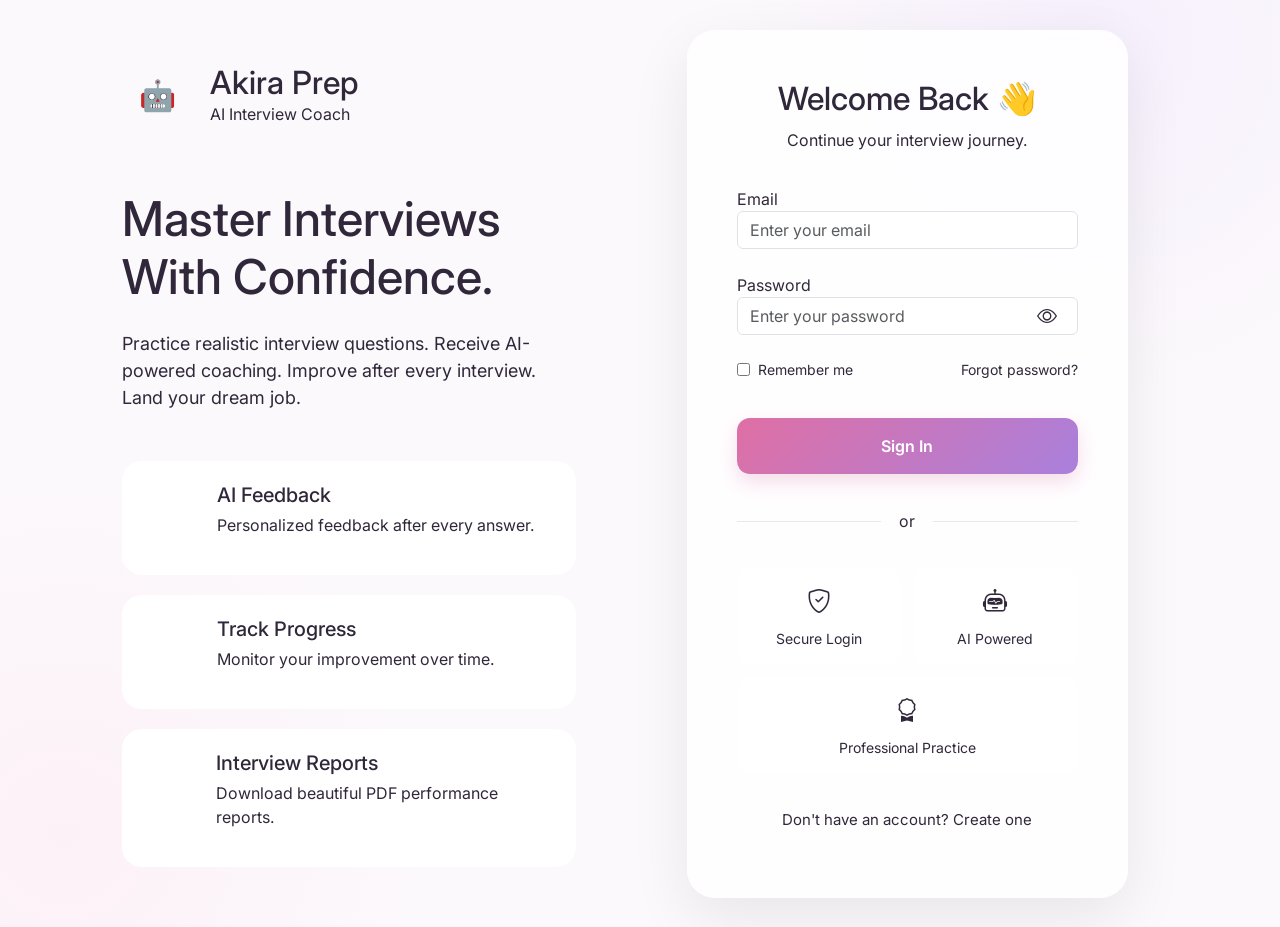
<file: frontend/dashboard.html>
<!DOCTYPE html>
<html lang="en">

<head>

    <meta charset="UTF-8">

    <meta name="viewport"
          content="width=device-width, initial-scale=1">

    <title>Dashboard | Akira Prep</title>

    <!-- Bootstrap -->
    <link
        href="https://cdn.jsdelivr.net/npm/bootstrap@5.3.7/dist/css/bootstrap.min.css"
        rel="stylesheet"
    >

    <!-- Bootstrap Icons -->
    <link
        rel="stylesheet"
        href="https://cdn.jsdelivr.net/npm/bootstrap-icons@1.11.3/font/bootstrap-icons.min.css"
    >

    <!-- Akira CSS -->
    <link rel="stylesheet" href="css/theme.css">
    <link rel="stylesheet" href="css/components.css">
    <link rel="stylesheet" href="css/dashboard.css">

    <!-- JavaScript -->
    <script src="js/ui.js" defer></script>
    <script src="js/api.js" defer></script>
    <script src="js/dashboard.js" defer></script>

</head>


<body>

<div class="dashboard-layout">


    <!-- ==========================================
         SIDEBAR
    =========================================== -->

    <aside class="sidebar">

        <!-- Logo -->

        <div class="sidebar-logo">

            <span>🌸</span>

            <span class="logo-text">
                Akira Prep
            </span>

        </div>


        <!-- Navigation -->

        <nav class="sidebar-nav">


            <!-- Dashboard -->

            <a
                href="dashboard.html"
                class="nav-item active"
            >

                <i class="bi bi-grid-1x2-fill"></i>

                <span>
                    Dashboard
                </span>

            </a>


            <!-- Practice -->

            <a
                href="interview-setup.html"
                class="nav-item"
            >

                <i class="bi bi-mic-fill"></i>

                <span>
                    Practice
                </span>

            </a>


            <!-- Question Bank -->


<a
    href="question-bank.html"
    class="nav-item"
>

                <i class="bi bi-book-fill"></i>

                <span>
                    Question Bank
                </span>

            </a>


            <!-- Analytics -->

<a
    href="analytics.html"
    class="nav-item"
>

                <i class="bi bi-bar-chart-fill"></i>

                <span>
                    Analytics
                </span>

            </a>


            <!-- Profile -->

<a
    href="profile.html"
    class="nav-item"
>

                <i class="bi bi-person-fill"></i>

                <span>
                    Profile
                </span>

            </a>


            <!-- Logout -->

            <a
                href="#"
                class="nav-item logout"
                id="logoutBtn"
            >

                <i class="bi bi-box-arrow-right"></i>

                <span>
                    Logout
                </span>

            </a>

        </nav>

    </aside>



    <!-- ==========================================
         MAIN CONTENT
    =========================================== -->

    <main class="dashboard-main">


        <!-- ======================================
             TOP NAVIGATION
        ======================================= -->

        <header class="top-nav">

            <div>

                <h3>
                    Dashboard
                </h3>

            </div>


            <div class="top-nav-right">


                <!-- Notifications -->

                <button
                    class="icon-btn"
                    type="button"
                >

                    <i class="bi bi-bell"></i>

                </button>


                <!-- User Avatar -->

                <div
                    class="avatar"
                    id="userAvatar"
                >

                    NW

                </div>

            </div>

        </header>



        <!-- ======================================
             HERO SECTION
        ======================================= -->

        <section class="hero-banner">

            <div class="sakura-decoration sakura-one">🌸</div>
            <div class="sakura-decoration sakura-two">🌸</div>

            <div class="hero-copy">

                <span class="hero-eyebrow">
                    AKIRA PREP • INTERVIEW PRACTICE
                </span>

                <h1 id="greeting">
                    Welcome Back 🌸
                </h1>

                <p id="motivationMessage">
                    Loading today's motivation...
                </p>

            </div>

            <div class="hero-actions">

                <button
                    type="button"
                    id="continueInterviewBtn"
                    class="continue-hero-btn d-none"
                >
                    <i class="bi bi-play-fill"></i>
                    Continue Interview
                    <i class="bi bi-arrow-right"></i>
                </button>

                <a
                    href="interview-setup.html"
                    class="btn btn-primary"
                >
                    <i class="bi bi-plus-circle"></i>
                    Start New Interview
                </a>

            </div>

        </section>



        <!-- ======================================
             STATS
        ======================================= -->

        <section class="stats-grid">


            <!-- Total Interviews -->

            <div class="stat-card">

                <i class="bi bi-journal-text stat-icon"></i>

                <h6>
                    Total Interviews
                </h6>

                <h2 id="totalInterviews">
                    0
                </h2>

            </div>


            <!-- Completed -->

            <div class="stat-card">

                <i class="bi bi-check-circle stat-icon"></i>

                <h6>
                    Completed
                </h6>

                <h2 id="completedInterviews">
                    0
                </h2>

            </div>


            <!-- Average Score -->

            <div class="stat-card">

                <i class="bi bi-graph-up-arrow stat-icon"></i>

                <h6>
                    Average Score
                </h6>

                <h2>

                    <span id="averageScore">
                        0
                    </span>%

                </h2>

            </div>


            <!-- Highest Score -->

            <div class="stat-card">

                <i class="bi bi-trophy stat-icon"></i>

                <h6>
                    Highest Score
                </h6>

                <h2>

                    <span id="highestScore">
                        0
                    </span>%

                </h2>

            </div>

        </section>



        <!-- ======================================
             MOTIVATION
        ======================================= -->

        <section class="motivation-card">

            <h3>
                ✨ Today's Reminder
            </h3>

            <p>
                Small improvements every day lead to
                confident interviews tomorrow.
            </p>

        </section>



        <!-- ======================================
             INTERVIEW HISTORY
        ======================================= -->

        <section class="history">


            <div class="section-header">

                <h2>
                    Recent Interviews
                </h2>

            </div>


            <div id="historyTable">

                <!-- Interview history
                     will be inserted by dashboard.js -->

            </div>

        </section>


    </main>

</div>


</body>

</html>
</file>
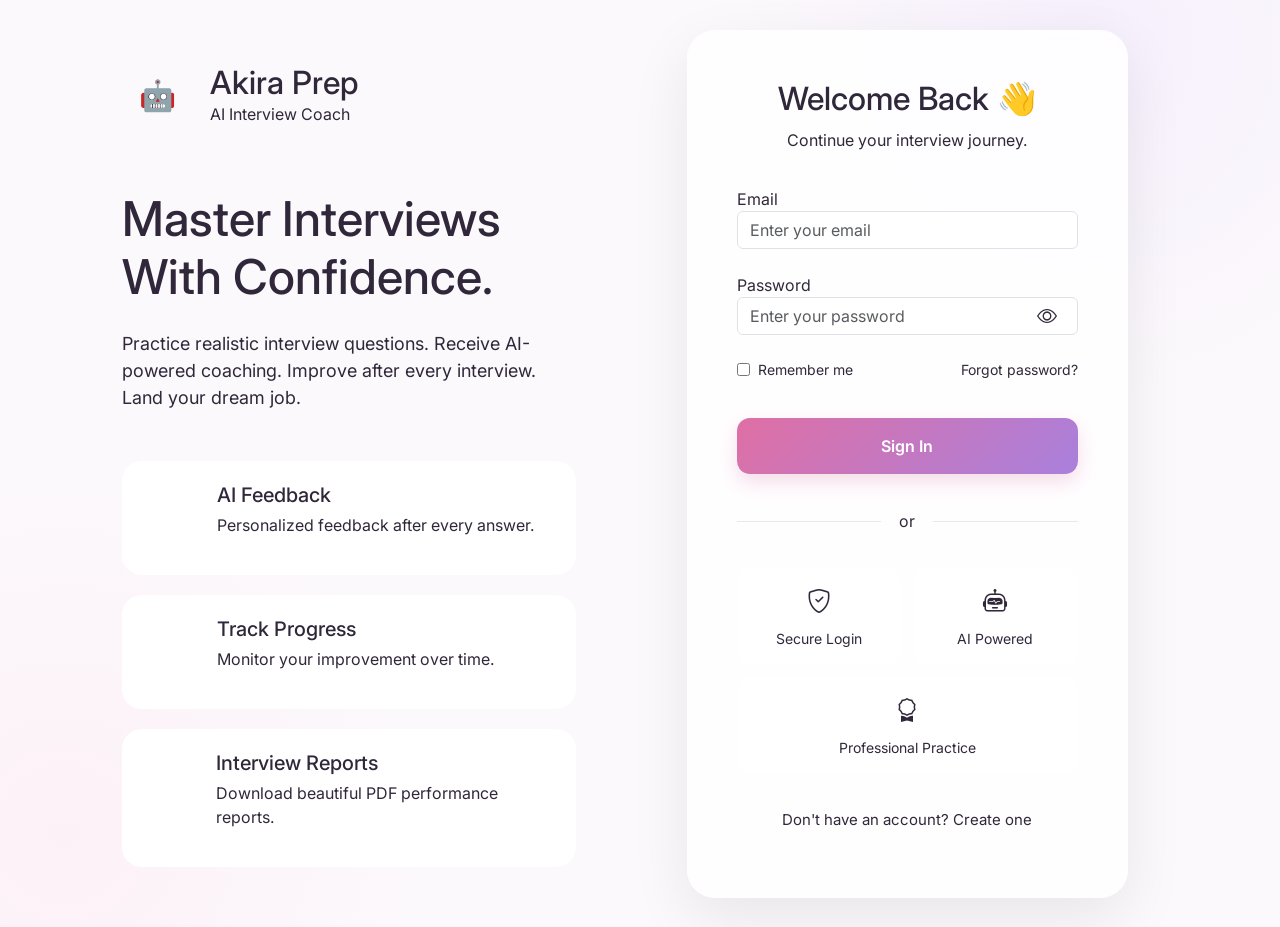
<file: frontend/interview-setup.html>
<!DOCTYPE html>
<html lang="en">

<head>

    <meta charset="UTF-8">

    <meta name="viewport"
          content="width=device-width, initial-scale=1">

    <title>Interview Setup | Akira Prep</title>

    <link
        href="https://cdn.jsdelivr.net/npm/bootstrap@5.3.7/dist/css/bootstrap.min.css"
        rel="stylesheet">

    <link
        rel="stylesheet"
        href="https://cdn.jsdelivr.net/npm/bootstrap-icons@1.11.3/font/bootstrap-icons.min.css">

    <link rel="stylesheet" href="css/theme.css">
    <link rel="stylesheet" href="css/components.css">

    <style>

        body {
            background: var(--background);
        }

        .setup-wrapper {
            min-height: 100vh;

            display: flex;

            justify-content: center;

            align-items: center;

            padding: 40px 20px;
        }

        .setup-card {

            width: min(600px, 100%);

            background: var(--surface);

            border-radius: 28px;

            padding: 45px;

            box-shadow: var(--shadow-lg);
        }

        .setup-header {
            text-align: center;
            margin-bottom: 35px;
        }

        .setup-icon {

            width: 70px;
            height: 70px;

            margin: 0 auto 20px;

            border-radius: 20px;

            display: flex;

            align-items: center;
            justify-content: center;

            font-size: 32px;

            background: #F3E8FF;
        }

        .setup-header h1 {
            font-weight: 700;
            margin-bottom: 10px;
        }

        .setup-header p {
            color: var(--text-light);
        }

        .form-label {
            font-weight: 600;
        }

        .form-select {

            padding: 14px 16px;

            border-radius: 14px;

            border: 1px solid #E5E7EB;
        }

        .form-select:focus {

            border-color: #7C3AED;

            box-shadow:
                0 0 0 4px rgba(124, 58, 237, .12);
        }

        .start-btn {

            width: 100%;

            padding: 15px;

            border-radius: 16px;

            font-weight: 700;

            margin-top: 10px;
        }

        .back-link {

            display: block;

            text-align: center;

            margin-top: 20px;

            color: var(--text-light);

            text-decoration: none;
        }

        .back-link:hover {
            color: var(--primary);
        }

    </style>

</head>

<body>

<div class="setup-wrapper">

    <div class="setup-card">

        <!-- HEADER -->

        <div class="setup-header">

            <div class="setup-icon">
                🎯
            </div>

            <h1>
                Start Your Interview
            </h1>

            <p>
                Customize your practice session.
            </p>

        </div>


        <!-- CATEGORY -->

        <div class="mb-4">

            <label
                for="category"
                class="form-label">

                Interview Category

            </label>

            <select
                id="category"
                class="form-select">

                <option value="">
                    Loading categories...
                </option>

            </select>

        </div>


        <!-- DIFFICULTY -->

        <div class="mb-4">

            <label
                for="difficulty"
                class="form-label">

                Difficulty

            </label>

            <select
                id="difficulty"
                class="form-select">

                <option value="Easy">
                    Easy
                </option>

                <option
                    value="Intermediate"
                    selected>

                    Intermediate

                </option>

                <option value="Hard">
                    Hard
                </option>

            </select>

        </div>


        <!-- QUESTION COUNT -->

        <div class="mb-4">

            <label
                for="questionCount"
                class="form-label">

                Number of Questions

            </label>

            <select
                id="questionCount"
                class="form-select">

                <option value="5">
                    5 Questions
                </option>

                <option
                    value="10"
                    selected>

                    10 Questions

                </option>

                <option value="15">
                    15 Questions
                </option>

                <option value="20">
                    20 Questions
                </option>

            </select>

        </div>


        <!-- START -->

        <button
            id="startBtn"
            class="btn btn-primary start-btn">

            <i class="bi bi-play-fill"></i>

            Start Interview

        </button>


        <a
            href="dashboard.html"
            class="back-link">

            ← Back to Dashboard

        </a>

    </div>

</div>


<script src="js/api.js"></script>

<script src="js/interview-setup.js"></script>

</body>

</html>
</file>
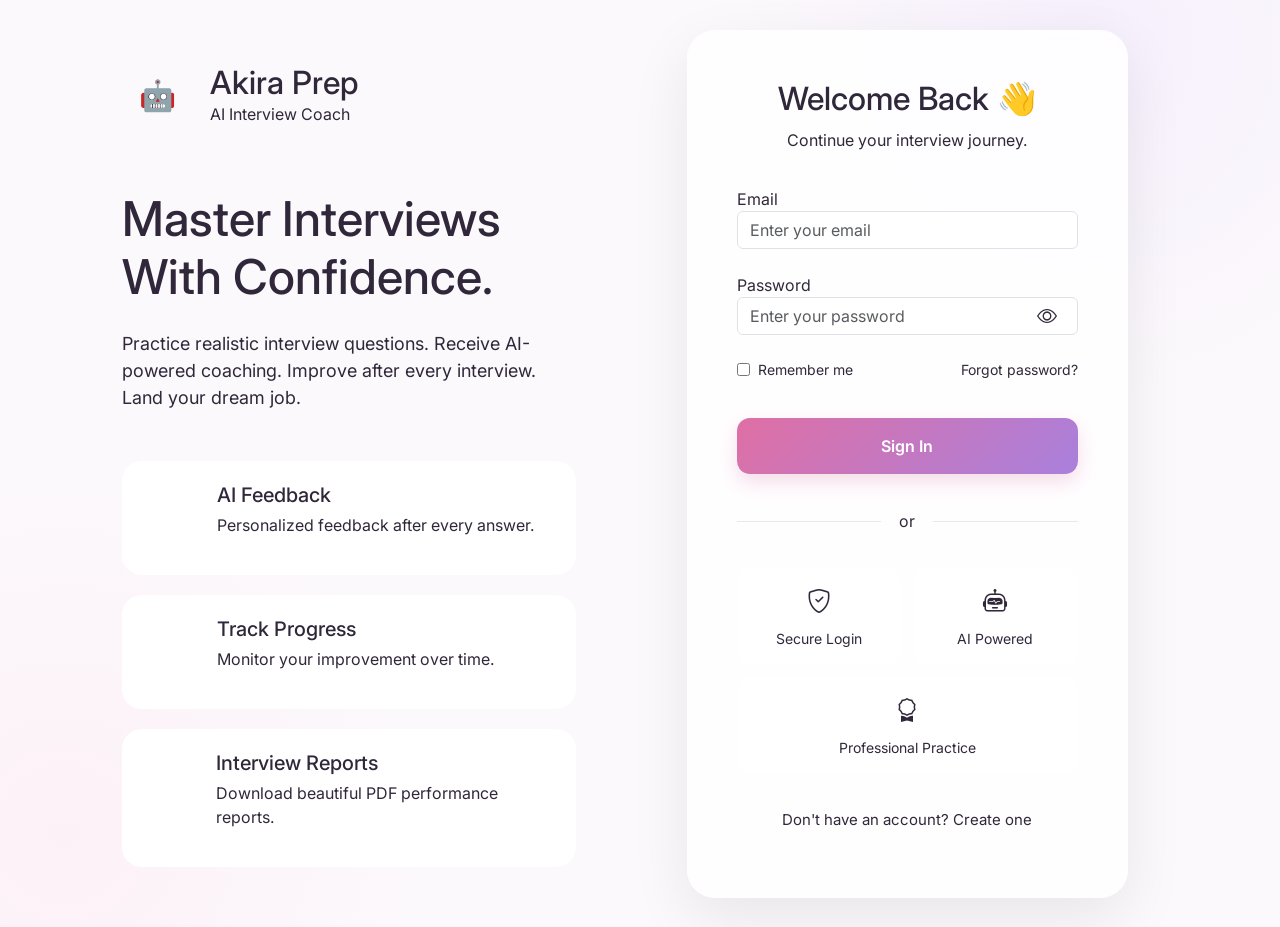
<file: frontend/interview.html>
<!DOCTYPE html>
<html lang="en">

<head>

    <meta charset="UTF-8">

    <meta name="viewport"
          content="width=device-width, initial-scale=1.0">

    <title>AI Interview | Akira Prep</title>

    <!-- Bootstrap -->
    <link
        href="https://cdn.jsdelivr.net/npm/bootstrap@5.3.7/dist/css/bootstrap.min.css"
        rel="stylesheet">

    <!-- Bootstrap Icons -->
    <link
        rel="stylesheet"
        href="https://cdn.jsdelivr.net/npm/bootstrap-icons@1.11.3/font/bootstrap-icons.min.css">

    <!-- Project CSS -->
    <link rel="stylesheet" href="css/theme.css">
    <link rel="stylesheet" href="css/dashboard.css">
    <link rel="stylesheet" href="css/interview.css">

    <!-- JavaScript -->
    <script src="js/ui.js" defer></script>
    <script src="js/api.js" defer></script>
    <script src="js/interview.js" defer></script>

</head>


<body>

<div class="dashboard-layout">

    <!-- =====================================================
         SIDEBAR
    ====================================================== -->

    <aside class="sidebar">

        <!-- Logo -->

        <div class="sidebar-logo">

            <span class="logo-mark">
                🌸
            </span>

            <span class="logo-text">
                Akira Prep
            </span>

        </div>


        <!-- Navigation -->

        <nav class="sidebar-nav">

            <a href="dashboard.html"
               class="nav-item">

                <i class="bi bi-grid-1x2-fill"></i>

                <span>
                    Dashboard
                </span>

            </a>


            <a href="interview-setup.html"
               class="nav-item active">

                <i class="bi bi-mic-fill"></i>

                <span>
                    Practice
                </span>

            </a>


            <a href="#"
               class="nav-item">

                <i class="bi bi-book-fill"></i>

                <span>
                    Question Bank
                </span>

            </a>


            <a href="#"
               class="nav-item">

                <i class="bi bi-bar-chart-fill"></i>

                <span>
                    Analytics
                </span>

            </a>


            <a href="#"
               class="nav-item">

                <i class="bi bi-person-fill"></i>

                <span>
                    Profile
                </span>

            </a>

        </nav>


        <!-- Logout -->

        <div class="sidebar-bottom">

            <a href="#"
               class="nav-item logout"
               id="logoutBtn">

                <i class="bi bi-box-arrow-right"></i>

                <span>
                    Logout
                </span>

            </a>

        </div>

    </aside>



    <!-- =====================================================
         MAIN CONTENT
    ====================================================== -->

    <main class="dashboard-main interview-main">


        <!-- =================================================
             TOP BAR
        ================================================== -->

        <header class="top-nav interview-topbar">

            <div class="interview-heading">

                <div class="heading-icon">

                    <i class="bi bi-stars"></i>

                </div>

                <div>

                    <h1>
                        AI Interview Practice
                    </h1>

                    <p>
                        Take your time and answer as you would in a real interview.
                    </p>

                </div>

            </div>


            <div class="top-nav-right">

                <!-- Timer -->

                <div class="timer-pill">

                    <i class="bi bi-stopwatch"></i>

                    <span id="timer">
                        00:00
                    </span>

                </div>


                <!-- Avatar -->

                <div
                    class="avatar"
                    id="userAvatar">

                    NW

                </div>

            </div>

        </header>



        <!-- =================================================
             INTERVIEW CONTENT
        ================================================== -->

        <div class="interview-container">


            <!-- =================================================
                 PROGRESS
            ================================================== -->

            <section class="interview-progress">

                <div class="progress-info">

                    <div>

                        <span class="progress-label">
                            Interview Progress
                        </span>

                        <strong id="questionNumber">
                            Question 1 of 10
                        </strong>

                    </div>


                    <span
                        id="progressPercent"
                        class="progress-percentage">

                        10%

                    </span>

                </div>


                <div class="progress-track">

                    <div
                        id="progressBar"
                        class="progress-bar-custom"
                        style="width:10%;">

                    </div>

                </div>

            </section>



            <!-- =================================================
                 QUESTION
            ================================================== -->

            <section class="question-card">

                <div class="question-top">

                    <div class="question-badge">

                        <i class="bi bi-code-slash"></i>

                        <span>
                            Interview Question
                        </span>

                    </div>


                    <span class="question-type">
                        Question
                    </span>

                </div>


                <div class="question-content">

                    <span
                        id="questionNumberSmall"
                        class="question-number-small">
                        Q1
                    </span>

                    <h2 id="questionText">

                        Loading question...

                    </h2>

                </div>


                <div class="question-footer">

                    <i class="bi bi-lightbulb"></i>

                    <span>
                        Think about your answer before you begin typing.
                    </span>

                </div>

            </section>



            <!-- =================================================
                 ANSWER
            ================================================== -->

            <section class="answer-card">

                <div class="answer-header">

                    <div class="answer-title">

                        <div class="answer-icon">

                            <i class="bi bi-chat-left-text-fill"></i>

                        </div>

                        <div>

                            <h3>
                                Your Answer
                            </h3>

                            <p>
                                Explain your answer clearly and confidently.
                            </p>

                        </div>

                    </div>


                    <span class="answer-hint">

                        <i class="bi bi-keyboard"></i>

                        Type your response

                    </span>

                </div>


                <div class="textarea-wrapper">

                    <textarea
                        id="answer"
                        placeholder="Start typing your answer here..."
                        rows="9">
                    </textarea>

                </div>


                <div class="answer-footer">

                    <span id="wordCount">
                        Words: 0
                    </span>

                    <span id="charCount">
                        Characters: 0
                    </span>

                </div>

            </section>



            <!-- =================================================
                 AI FEEDBACK
            ================================================== -->

            <section
                id="feedbackCard"
                class="feedback-card"
                style="display:none;">

                <div class="feedback-header">

                    <div class="feedback-title">

                        <div class="feedback-icon">

                            <i class="bi bi-stars"></i>

                        </div>

                        <div>

                            <h3>
                                AI Feedback
                            </h3>

                            <p>
                                Here's how you performed on this question.
                            </p>

                        </div>

                    </div>


                    <div class="score-container">

                        <span class="score-label">
                            Score
                        </span>

                        <span
                            id="score"
                            class="score-badge">

                            0/10

                        </span>

                    </div>

                </div>


                <div
                    id="feedback"
                    class="feedback-content">

                </div>

            </section>



            <!-- =================================================
                 ACTION BUTTONS
            ================================================== -->

            <section class="interview-actions">


                <button
                    id="previousBtn"
                    type="button"
                    class="btn btn-outline-custom">

                    <i class="bi bi-arrow-left"></i>

                    <span>
                        Previous
                    </span>

                </button>



                <button
                    id="submitBtn"
                    type="button"
                    class="btn btn-primary-custom">

                    <i class="bi bi-send-fill"></i>

                    <span>
                        Submit Answer
                    </span>

                </button>



                <button
                    id="nextBtn"
                    type="button"
                    class="btn btn-next"
                    disabled>

                    <span>
                        Next Question
                    </span>

                    <i class="bi bi-arrow-right"></i>

                </button>

            </section>



            <!-- =================================================
                 INTERVIEW TIPS
            ================================================== -->

            <section class="tips-card">

                <div class="tips-header">

                    <div class="tips-icon">

                        <i class="bi bi-lightbulb-fill"></i>

                    </div>

                    <div>

                        <h3>
                            Interview Tips
                        </h3>

                        <p>
                            Keep these in mind while answering.
                        </p>

                    </div>

                </div>


                <div class="tips-grid">

                    <div class="tip-item">

                        <span class="tip-check">

                            <i class="bi bi-check"></i>

                        </span>

                        <span>
                            Answer confidently.
                        </span>

                    </div>


                    <div class="tip-item">

                        <span class="tip-check">

                            <i class="bi bi-check"></i>

                        </span>

                        <span>
                            Use the STAR method.
                        </span>

                    </div>


                    <div class="tip-item">

                        <span class="tip-check">

                            <i class="bi bi-check"></i>

                        </span>

                        <span>
                            Give real examples.
                        </span>

                    </div>


                    <div class="tip-item">

                        <span class="tip-check">

                            <i class="bi bi-check"></i>

                        </span>

                        <span>
                            Keep your answer focused.
                        </span>

                    </div>

                </div>

            </section>


        </div>

    </main>

</div>


<!-- =========================================================
     BOOTSTRAP JS
========================================================= -->

<script
    src="https://cdn.jsdelivr.net/npm/bootstrap@5.3.7/dist/js/bootstrap.bundle.min.js">
</script>

</body>

</html>
</file>
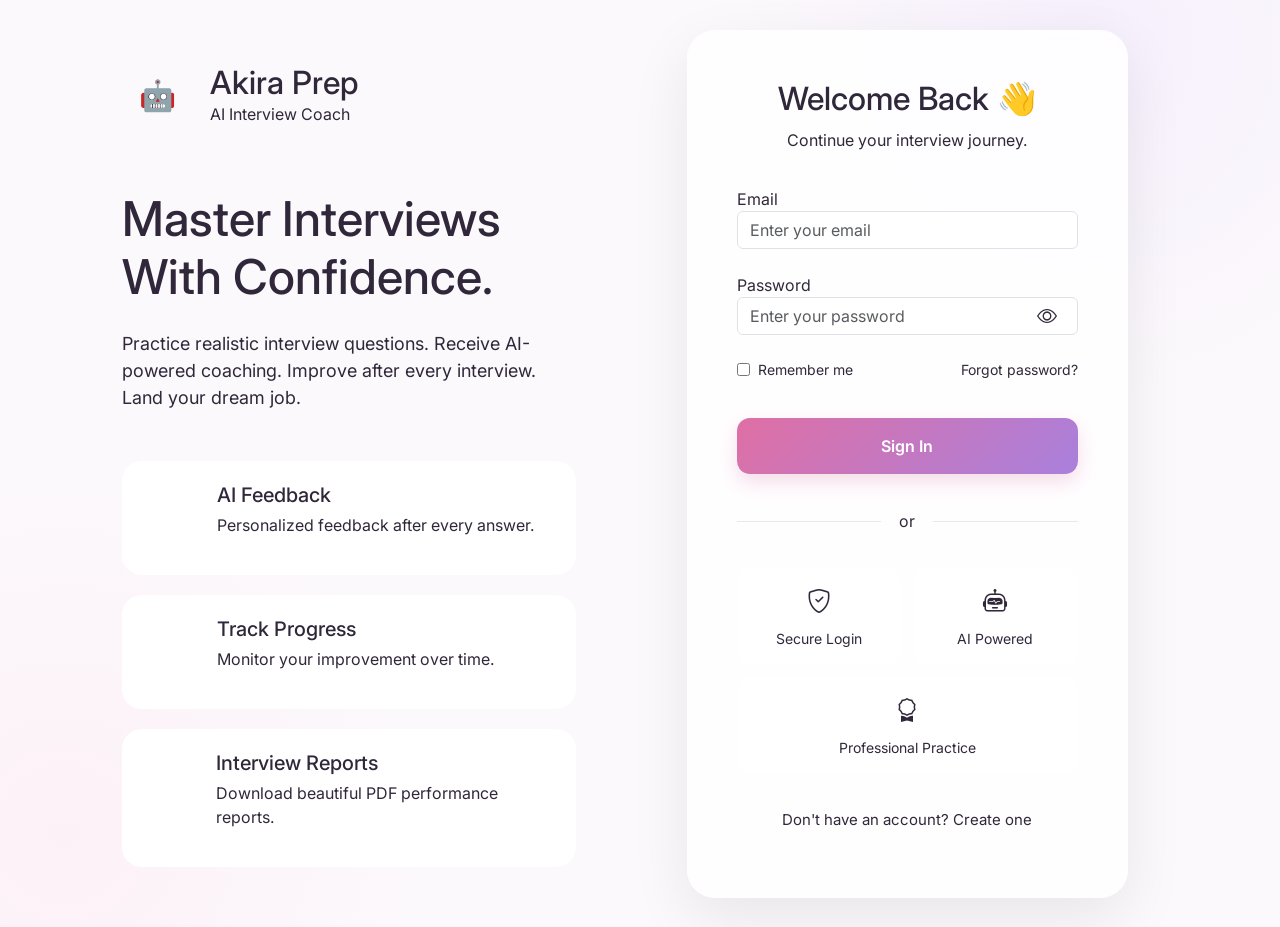
<file: frontend/login.html>
<!DOCTYPE html>
<html lang="en">

<head>
    <meta charset="UTF-8">
    <meta name="viewport" content="width=device-width, initial-scale=1.0">

    <title>Login | Akira Prep</title>

    <!-- Bootstrap -->
    <link href="https://cdn.jsdelivr.net/npm/bootstrap@5.3.7/dist/css/bootstrap.min.css" rel="stylesheet">

    <!-- Bootstrap Icons -->
    <link rel="stylesheet"
        href="https://cdn.jsdelivr.net/npm/bootstrap-icons@1.11.3/font/bootstrap-icons.min.css">

    <!-- Fonts -->
    <link rel="preconnect" href="https://fonts.googleapis.com">
    <link rel="preconnect" href="https://fonts.gstatic.com" crossorigin>

    <link href="https://fonts.googleapis.com/css2?family=Inter:wght@300;400;500;600;700&display=swap"
        rel="stylesheet">

    <!-- CSS -->
    <link rel="stylesheet" href="css/theme.css">
    <link rel="stylesheet" href="css/login.css">


<script src="js/ui.js" defer></script>
<script src="js/api.js" defer></script>
<script src="js/auth.js" defer></script>
</head>

<body>

    <div class="background-circle bg-one"></div>
    <div class="background-circle bg-two"></div>

    <div class="container min-vh-100 d-flex align-items-center">

        <div class="row w-100 align-items-center">

            <!-- LEFT PANEL -->

            <div class="col-lg-6 d-none d-lg-flex">

                <div class="hero-section">

                    <a href="index.html" class="brand">

                        <div class="logo-circle">
                            🤖
                        </div>

                        <div>

                            <h1>Akira Prep</h1>

                            <p>AI Interview Coach</p>

                        </div>

                    </a>

                    <h2>

                        Master Interviews
                        <br>
                        With Confidence.

                    </h2>

                    <p class="hero-text">

                        Practice realistic interview questions.

                        Receive AI-powered coaching.

                        Improve after every interview.

                        Land your dream job.

                    </p>

                    <div class="feature-list">

                        <div class="feature-card">

                            <i class="bi bi-stars"></i>

                            <div>

                                <h5>AI Feedback</h5>

                                <p>
                                    Personalized feedback after every answer.
                                </p>

                            </div>

                        </div>

                        <div class="feature-card">

                            <i class="bi bi-graph-up-arrow"></i>

                            <div>

                                <h5>Track Progress</h5>

                                <p>
                                    Monitor your improvement over time.
                                </p>

                            </div>

                        </div>

                        <div class="feature-card">

                            <i class="bi bi-file-earmark-pdf"></i>

                            <div>

                                <h5>Interview Reports</h5>

                                <p>
                                    Download beautiful PDF performance reports.
                                </p>

                            </div>

                        </div>

                    </div>

                </div>

            </div>

            <!-- RIGHT PANEL -->

            <div class="col-lg-5 mx-auto">

                <div class="login-card">

                    <h2>

                        Welcome Back 👋

                    </h2>

                    <p class="subtitle">

                        Continue your interview journey.

                    </p>

                    <form id="loginForm">

                        <div class="mb-4">

                            <label>Email</label>

                            <input
                                type="email"
                                id="email"
                                class="form-control"
                                placeholder="Enter your email"
                                required>

                        </div>

                        <div class="mb-4">

                            <label>Password</label>

                            <div class="password-wrapper">

                                <input
                                    type="password"
                                    id="password"
                                    class="form-control"
                                    placeholder="Enter your password"
                                    required>

                                <button
                                    type="button"
                                    id="togglePassword"
                                    class="password-toggle">

                                    <i class="bi bi-eye"></i>

                                </button>

                            </div>

                        </div>

                        <div class="login-options">

                            <div>

                                <input
                                    type="checkbox"
                                    id="remember">

                                <label for="remember">

                                    Remember me

                                </label>

                            </div>

                            <a href="#">

                                Forgot password?

                            </a>

                        </div>

                        <button
                            type="submit"
                            class="btn btn-primary login-btn">

                            Sign In

                        </button>

                    </form>

                    <div class="divider">

                        <span>or</span>

                    </div>

                    <div class="security">

                        <div>

                            <i class="bi bi-shield-check"></i>

                            Secure Login

                        </div>

                        <div>

                            <i class="bi bi-robot"></i>

                            AI Powered

                        </div>

                        <div>

                            <i class="bi bi-award"></i>

                            Professional Practice

                        </div>

                    </div>

                    <p class="register-link">

                        Don't have an account?

                        <a href="register.html">

                            Create one

                        </a>

                    </p>

                </div>

            </div>

        </div>

    </div>

    <!-- Password Toggle -->

    <script>

        const password = document.getElementById("password");
        const toggle = document.getElementById("togglePassword");
        const icon = toggle.querySelector("i");

        toggle.addEventListener("click", () => {

            const hidden = password.type === "password";

            password.type = hidden ? "text" : "password";

            icon.classList.toggle("bi-eye");

            icon.classList.toggle("bi-eye-slash");

        });

    </script>



</body>

</html>
</file>
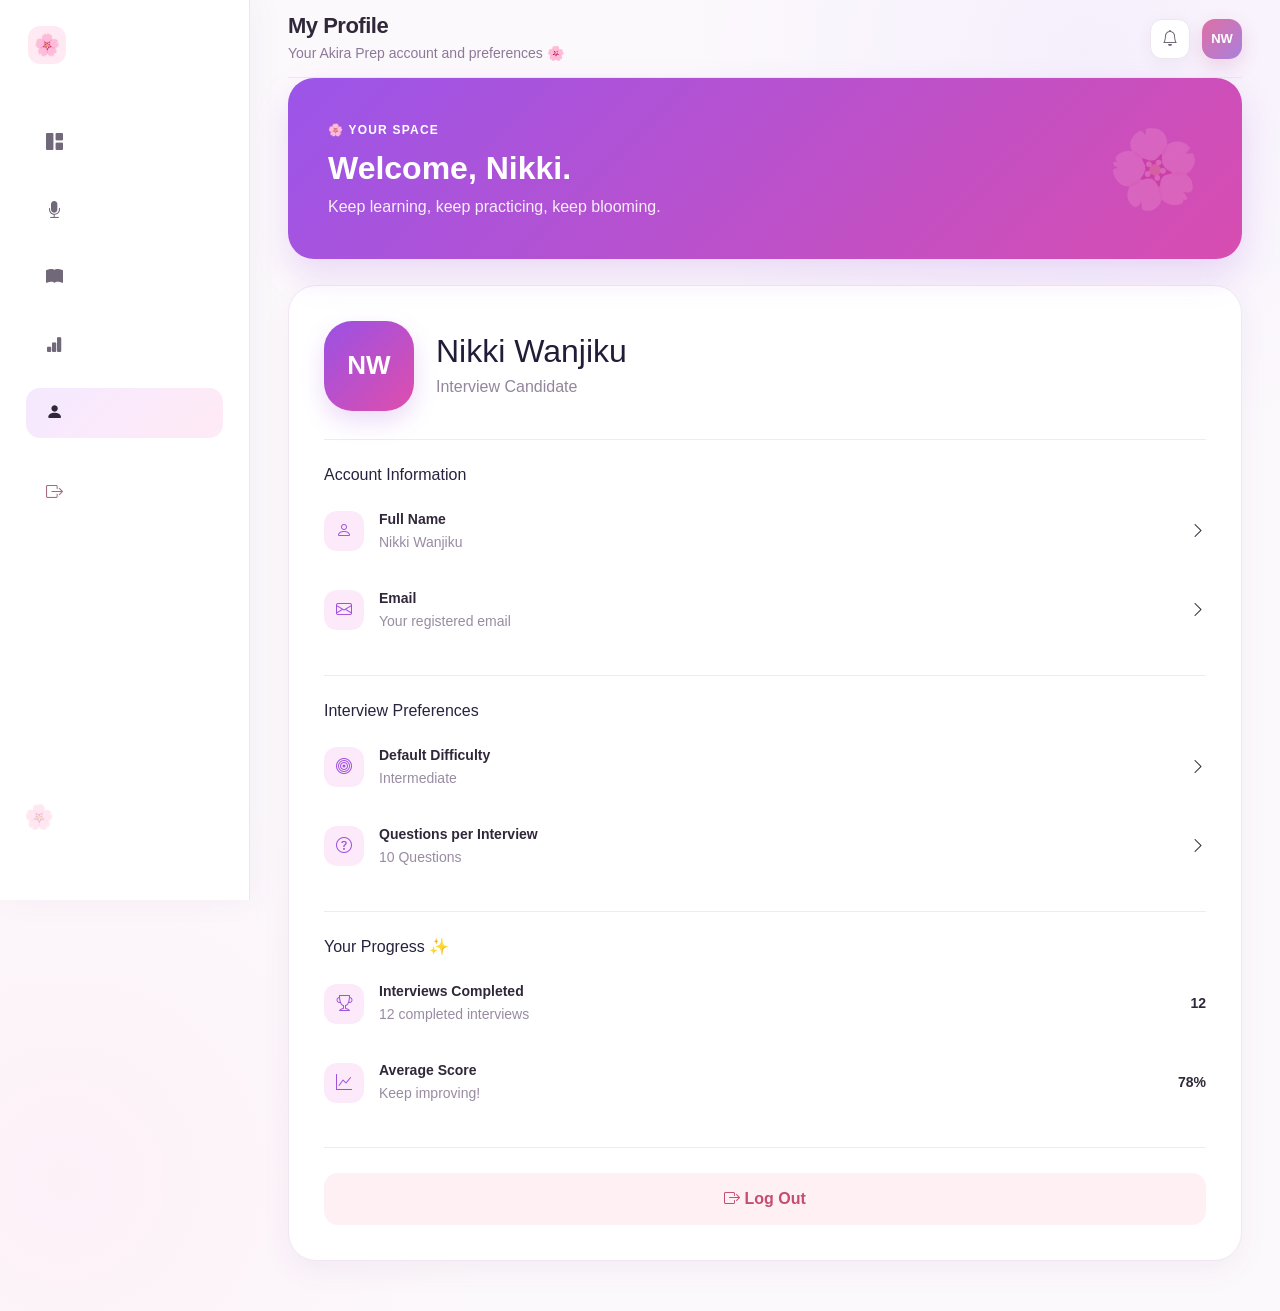
<file: frontend/profile.html>
<!DOCTYPE html>
<html lang="en">

<head>

<meta charset="UTF-8">

<meta
    name="viewport"
    content="width=device-width, initial-scale=1"
>

<title>Profile | Akira Prep</title>

<link
    href="https://cdn.jsdelivr.net/npm/bootstrap@5.3.7/dist/css/bootstrap.min.css"
    rel="stylesheet"
>

<link
    rel="stylesheet"
    href="https://cdn.jsdelivr.net/npm/bootstrap-icons@1.11.3/font/bootstrap-icons.min.css"
>

<link rel="stylesheet" href="css/theme.css">
<link rel="stylesheet" href="css/components.css">
<link rel="stylesheet" href="css/dashboard.css">
<link rel="stylesheet" href="css/analytics.css">

</head>


<body>

<div class="dashboard-layout">


<aside class="sidebar">

    <div class="sidebar-logo">
        <span>🌸</span>
        <span class="logo-text">Akira Prep</span>
    </div>

    <nav class="sidebar-nav">

        <a href="dashboard.html" class="nav-item">
            <i class="bi bi-grid-1x2-fill"></i>
            <span>Dashboard</span>
        </a>

        <a href="interview-setup.html" class="nav-item">
            <i class="bi bi-mic-fill"></i>
            <span>Practice</span>
        </a>

        <a href="question-bank.html" class="nav-item">
            <i class="bi bi-book-fill"></i>
            <span>Question Bank</span>
        </a>

        <a href="analytics.html" class="nav-item">
            <i class="bi bi-bar-chart-fill"></i>
            <span>Analytics</span>
        </a>

        <a href="profile.html" class="nav-item active">
            <i class="bi bi-person-fill"></i>
            <span>Profile</span>
        </a>

        <a href="#" class="nav-item logout">
            <i class="bi bi-box-arrow-right"></i>
            <span>Logout</span>
        </a>

    </nav>

</aside>



<main class="dashboard-main">


<header class="top-nav">

    <div>

        <h3>
            My Profile
        </h3>

        <p class="page-subtitle">
            Your Akira Prep account and preferences 🌸
        </p>

    </div>

    <div class="top-nav-right">

        <button class="icon-btn">
            <i class="bi bi-bell"></i>
        </button>

        <div class="avatar">
            NW
        </div>

    </div>

</header>



<section class="page-hero">

    <div>

        <span class="eyebrow">
            🌸 YOUR SPACE
        </span>

        <h1>
            Welcome, Nikki.
        </h1>

        <p>
            Keep learning, keep practicing, keep blooming.
        </p>

    </div>

    <div class="hero-decoration">
        🌸
    </div>

</section>



<section class="profile-card">


    <div class="profile-header">

        <div class="profile-avatar">
            NW
        </div>

        <div>

            <h2>
                Nikki Wanjiku
            </h2>

            <p>
                Interview Candidate
            </p>

        </div>

    </div>



    <div class="profile-section">

        <h3>
            Account Information
        </h3>


        <div class="profile-item">

            <div class="profile-item-left">

                <div class="profile-item-icon">
                    <i class="bi bi-person"></i>
                </div>

                <div>

                    <strong>
                        Full Name
                    </strong>

                    <small>
                        Nikki Wanjiku
                    </small>

                </div>

            </div>

            <i class="bi bi-chevron-right"></i>

        </div>



        <div class="profile-item">

            <div class="profile-item-left">

                <div class="profile-item-icon">
                    <i class="bi bi-envelope"></i>
                </div>

                <div>

                    <strong>
                        Email
                    </strong>

                    <small>
                        Your registered email
                    </small>

                </div>

            </div>

            <i class="bi bi-chevron-right"></i>

        </div>

    </div>



    <div class="profile-section">

        <h3>
            Interview Preferences
        </h3>


        <div class="profile-item">

            <div class="profile-item-left">

                <div class="profile-item-icon">
                    <i class="bi bi-bullseye"></i>
                </div>

                <div>

                    <strong>
                        Default Difficulty
                    </strong>

                    <small>
                        Intermediate
                    </small>

                </div>

            </div>

            <i class="bi bi-chevron-right"></i>

        </div>



        <div class="profile-item">

            <div class="profile-item-left">

                <div class="profile-item-icon">
                    <i class="bi bi-question-circle"></i>
                </div>

                <div>

                    <strong>
                        Questions per Interview
                    </strong>

                    <small>
                        10 Questions
                    </small>

                </div>

            </div>

            <i class="bi bi-chevron-right"></i>

        </div>

    </div>



    <div class="profile-section">

        <h3>
            Your Progress ✨
        </h3>


        <div class="profile-item">

            <div class="profile-item-left">

                <div class="profile-item-icon">
                    <i class="bi bi-trophy"></i>
                </div>

                <div>

                    <strong>
                        Interviews Completed
                    </strong>

                    <small>
                        12 completed interviews
                    </small>

                </div>

            </div>

            <strong>
                12
            </strong>

        </div>



        <div class="profile-item">

            <div class="profile-item-left">

                <div class="profile-item-icon">
                    <i class="bi bi-graph-up"></i>
                </div>

                <div>

                    <strong>
                        Average Score
                    </strong>

                    <small>
                        Keep improving!
                    </small>

                </div>

            </div>

            <strong>
                78%
            </strong>

        </div>

    </div>



    <button
        class="logout-profile"
        id="profileLogout"
    >

        <i class="bi bi-box-arrow-right"></i>

        Log Out

    </button>


</section>


</main>

</div>


<script>

document
    .getElementById("profileLogout")
    .addEventListener("click", () => {

        const confirmed =
            confirm("Are you sure you want to log out?");

        if (confirmed) {

            localStorage.clear();

            window.location.href =
                "login.html";

        }

    });

</script>

</body>

</html>
</file>
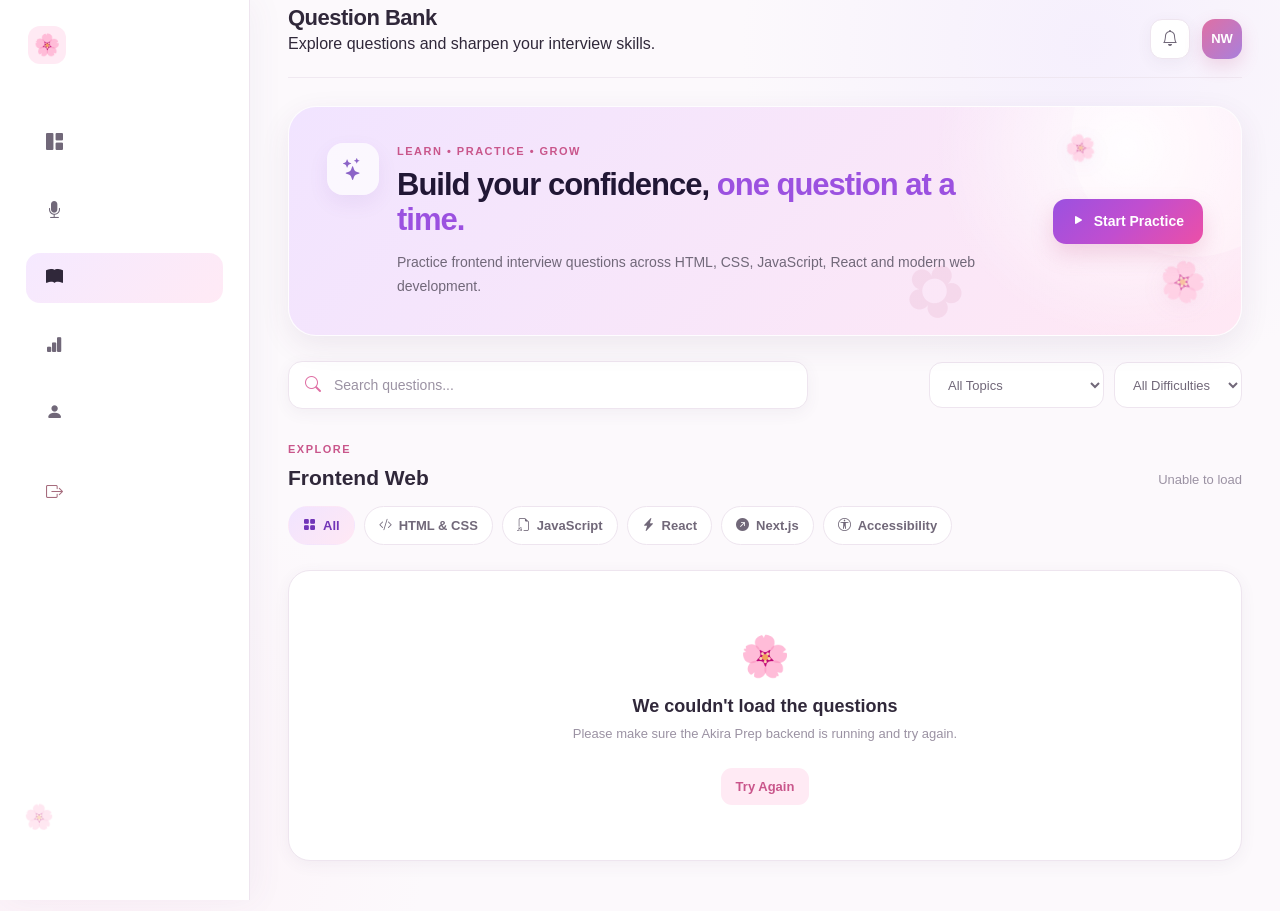
<file: frontend/question-bank.html>
<!DOCTYPE html>
<html lang="en">
<head>
    <meta charset="UTF-8">
    <meta name="viewport" content="width=device-width, initial-scale=1.0">

    <title>Question Bank | Akira Prep</title>

    <link
        href="https://cdn.jsdelivr.net/npm/bootstrap@5.3.7/dist/css/bootstrap.min.css"
        rel="stylesheet"
    >

    <link
        rel="stylesheet"
        href="https://cdn.jsdelivr.net/npm/bootstrap-icons@1.11.3/font/bootstrap-icons.min.css"
    >

    <link rel="stylesheet" href="css/theme.css">
    <link rel="stylesheet" href="css/components.css">
    <link rel="stylesheet" href="css/dashboard.css">
    <link rel="stylesheet" href="css/question-bank.css">
</head>

<body>

<div class="dashboard-layout">

    <!-- SIDEBAR -->
    <aside class="sidebar">

        <div class="sidebar-logo">
            <span class="logo-flower">🌸</span>
            <span class="logo-text">Akira Prep</span>
        </div>

        <nav class="sidebar-nav">

            <a href="dashboard.html" class="nav-item">
                <i class="bi bi-grid-1x2-fill"></i>
                <span>Dashboard</span>
            </a>

            <a href="interview-setup.html" class="nav-item">
                <i class="bi bi-mic-fill"></i>
                <span>Practice</span>
            </a>

            <a href="question-bank.html" class="nav-item active">
                <i class="bi bi-book-fill"></i>
                <span>Question Bank</span>
            </a>

            <a href="analytics.html" class="nav-item">
                <i class="bi bi-bar-chart-fill"></i>
                <span>Analytics</span>
            </a>

            <a href="profile.html" class="nav-item">
                <i class="bi bi-person-fill"></i>
                <span>Profile</span>
            </a>

            <a href="#" class="nav-item logout" id="logoutBtn">
                <i class="bi bi-box-arrow-right"></i>
                <span>Logout</span>
            </a>

        </nav>

    </aside>


    <!-- MAIN -->
    <main class="dashboard-main">

        <!-- TOP BAR -->
        <header class="top-nav">

            <div>
                <h3>Question Bank</h3>
                <p class="top-subtitle">
                    Explore questions and sharpen your interview skills.
                </p>
            </div>

            <div class="top-nav-right">

                <button class="icon-btn">
                    <i class="bi bi-bell"></i>
                </button>

                <div class="avatar" id="userAvatar">
                    NW
                </div>

            </div>

        </header>


        <!-- HERO -->
        <section class="question-hero">

            <div class="hero-decoration blossom-one">🌸</div>
            <div class="hero-decoration blossom-two">🌸</div>

            <div class="hero-content">

                <div class="hero-icon">
                    <i class="bi bi-stars"></i>
                </div>

                <div>
                    <span class="eyebrow">LEARN • PRACTICE • GROW</span>

                    <h1>
                        Build your confidence,
                        <span>one question at a time.</span>
                    </h1>

                    <p>
                        Practice frontend interview questions across
                        HTML, CSS, JavaScript, React and modern web development.
                    </p>
                </div>

            </div>

            <a href="interview-setup.html" class="start-practice-btn">
                <i class="bi bi-play-fill"></i>
                Start Practice
            </a>

        </section>


        <!-- SEARCH + FILTERS -->
        <section class="question-controls">

            <div class="search-box">

                <i class="bi bi-search"></i>

                <input
                    type="text"
                    id="searchInput"
                    placeholder="Search questions..."
                    autocomplete="off"
                >

            </div>


            <div class="filter-group">

                <select id="topicFilter" class="filter-select">
                    <option value="all">All Topics</option>
                    <option value="HTML & CSS">HTML & CSS</option>
                    <option value="JavaScript">JavaScript</option>
                    <option value="DOM & Browser APIs">DOM & Browser APIs</option>
                    <option value="Responsive Design">Responsive Design</option>
                    <option value="Accessibility">Accessibility</option>
                    <option value="React">React</option>
                    <option value="Next.js">Next.js</option>
                </select>

                <select id="difficultyFilter" class="filter-select">
                    <option value="all">All Difficulties</option>
                    <option value="easy">Easy</option>
                    <option value="intermediate">Intermediate</option>
                    <option value="hard">Hard</option>
                </select>

            </div>

        </section>


        <!-- TOPIC PILLS -->
        <section class="topic-section">

            <div class="section-heading">

                <div>
                    <span class="section-kicker">EXPLORE</span>
                    <h2>Frontend Web</h2>
                </div>

                <span class="question-count" id="questionCount">
                    0 questions
                </span>

            </div>


            <div class="topic-pills">

                <button class="topic-pill active" data-topic="all">
                    <i class="bi bi-grid-fill"></i>
                    All
                </button>

                <button class="topic-pill" data-topic="HTML & CSS">
                    <i class="bi bi-code-slash"></i>
                    HTML & CSS
                </button>

                <button class="topic-pill" data-topic="JavaScript">
                    <i class="bi bi-filetype-js"></i>
                    JavaScript
                </button>

                <button class="topic-pill" data-topic="React">
                    <i class="bi bi-lightning-charge-fill"></i>
                    React
                </button>

                <button class="topic-pill" data-topic="Next.js">
                    <i class="bi bi-arrow-up-right-circle-fill"></i>
                    Next.js
                </button>

                <button class="topic-pill" data-topic="Accessibility">
                    <i class="bi bi-universal-access-circle"></i>
                    Accessibility
                </button>

            </div>

        </section>


        <!-- QUESTIONS -->
        <section class="questions-section">

            <div
                id="questionsGrid"
                class="questions-grid"
            >

                <!-- Questions injected by JS -->

            </div>


            <div
                id="emptyState"
                class="empty-state d-none"
            >

                <div class="empty-icon">
                    🌸
                </div>

                <h3>No questions found</h3>

                <p>
                    Try changing your search or filters.
                </p>

                <button
                    id="clearFilters"
                    class="clear-btn"
                >
                    Clear filters
                </button>

            </div>

        </section>

    </main>

</div>


<script src="js/api.js"></script>
<script src="js/question-bank.js"></script>

</body>
</html>
</file>
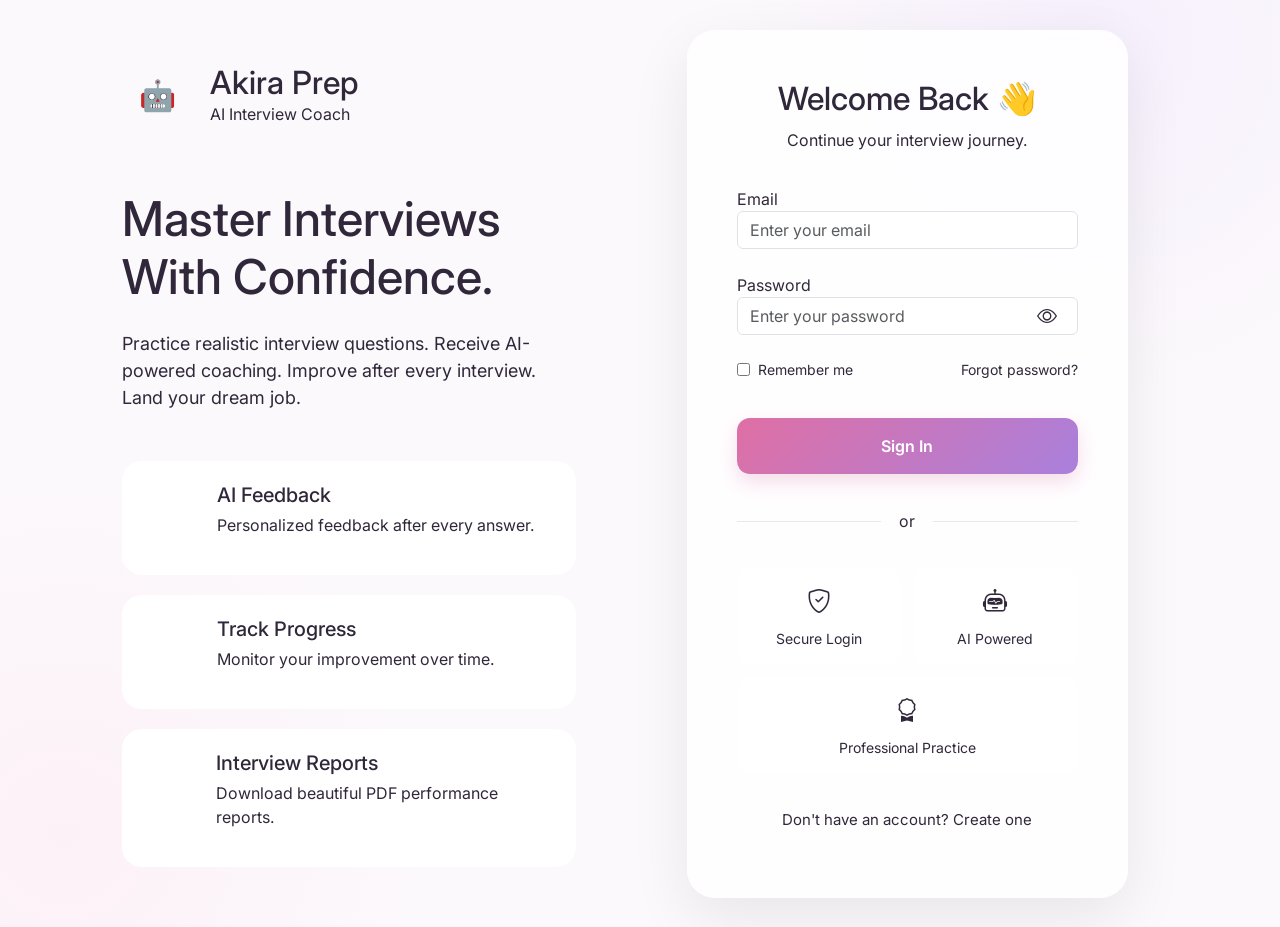
<file: frontend/results.html>
<!DOCTYPE html>
<html lang="en">

<head>

    <meta charset="UTF-8">

    <meta name="viewport"
          content="width=device-width, initial-scale=1.0">

    <title>Results | Akira Prep</title>

    <link href="https://cdn.jsdelivr.net/npm/bootstrap@5.3.7/dist/css/bootstrap.min.css"
          rel="stylesheet">

    <link rel="stylesheet" href="css/theme.css">
    <link rel="stylesheet" href="css/dashboard.css">

    <script src="js/ui.js" defer></script>
<script src="js/api.js" defer></script>
<script src="js/results.js" defer></script>

</head>

<body class="bg-light">

<div class="container py-5">

    <div class="card shadow-lg border-0">

        <div class="card-body p-5">

            <h1 class="text-center mb-4">

                🎉 Interview Complete

            </h1>

            <h3 id="overallScore"></h3>

            <p id="overallFeedback"></p>

            <hr>

            <h4>💖 Strengths</h4>

            <ul id="strengths"></ul>

            <hr>

            <h4>🌱 Areas to Improve</h4>

            <ul id="improvements"></ul>

            <hr>

            <h4>🎯 Recommendation</h4>

            <p id="recommendation"></p>

            <hr>

            <div id="answers"></div>

            <div class="mt-4 d-flex gap-3">

                <button
                    id="downloadBtn"
                    class="btn btn-primary">

                    Download PDF

                </button>

                <button
                    id="dashboardBtn"
                    class="btn btn-success">

                    Dashboard

                </button>

                <button
                    id="retryBtn"
                    class="btn btn-warning">

                    Practice Again

                </button>

            </div>

        </div>

    </div>

</div>



</body>

</html>
</file>
<file: frontend/css/theme.css>
:root {
    --pink-50: #fff7fb;
    --pink-100: #ffeaf4;
    --pink-200: #ffd4e8;
    --pink-300: #f8b8d4;
    --pink-400: #ed8fba;
    --pink-500: #df6fa4;
    --pink-600: #c9568b;

    --purple-50: #faf7ff;
    --purple-100: #f1e9ff;
    --purple-200: #e2d2ff;
    --purple-300: #cbb0f5;
    --purple-400: #a980dc;
    --purple-500: #8b63c7;
    --purple-600: #7046aa;

    --text-main: #30283a;
    --text-secondary: #716879;
    --text-muted: #9b92a3;

    --surface: #ffffff;
    --background: #fcf9fc;
    --border: #eee5ef;

    --success: #62ad8c;
    --warning: #e6ad62;
    --danger: #d96c7e;

    --gradient-primary: linear-gradient(
        135deg,
        #df6fa4 0%,
        #a980dc 100%
    );

    --shadow-sm:
        0 4px 16px rgba(91, 60, 105, 0.06);

    --shadow-md:
        0 10px 30px rgba(91, 60, 105, 0.09);

    --shadow-lg:
        0 18px 45px rgba(91, 60, 105, 0.12);

    --radius-sm: 10px;
    --radius-md: 16px;
    --radius-lg: 22px;
    --radius-xl: 28px;

    --sidebar-width: 250px;
}

* {
    box-sizing: border-box;
}

html {
    scroll-behavior: smooth;
}

body {
    margin: 0;
    background:
        radial-gradient(
            circle at 85% 5%,
            rgba(226, 210, 255, 0.25),
            transparent 25%
        ),
        radial-gradient(
            circle at 5% 90%,
            rgba(255, 212, 232, 0.22),
            transparent 25%
        ),
        var(--background);

    color: var(--text-main);
    font-family:
        Inter,
        -apple-system,
        BlinkMacSystemFont,
        "Segoe UI",
        sans-serif;

    min-height: 100vh;
}

a {
    color: inherit;
    text-decoration: none;
}

button,
input,
select,
textarea {
    font: inherit;
}

button {
    border: 0;
}

::selection {
    background: var(--pink-200);
    color: var(--purple-600);
}

/* --------------------------------
   Scrollbar
-------------------------------- */

::-webkit-scrollbar {
    width: 8px;
}

::-webkit-scrollbar-track {
    background: var(--pink-50);
}

::-webkit-scrollbar-thumb {
    background: var(--pink-300);
    border-radius: 999px;
}

::-webkit-scrollbar-thumb:hover {
    background: var(--pink-400);
}

/* --------------------------------
   Global utility classes
-------------------------------- */

.text-pink {
    color: var(--pink-600);
}

.text-purple {
    color: var(--purple-600);
}

.muted {
    color: var(--text-muted);
}

.card-soft {
    background: var(--surface);
    border: 1px solid var(--border);
    border-radius: var(--radius-lg);
    box-shadow: var(--shadow-sm);
}

/* --------------------------------
   Buttons
-------------------------------- */

.btn-primary {
    background: var(--gradient-primary) !important;
    border: none !important;
    color: white !important;
    border-radius: 13px !important;
    padding: 11px 20px !important;
    font-weight: 600 !important;
    box-shadow: 0 8px 20px rgba(201, 86, 139, 0.2);
    transition:
        transform 0.2s ease,
        box-shadow 0.2s ease;
}

.btn-primary:hover {
    transform: translateY(-2px);
    box-shadow: 0 12px 25px rgba(201, 86, 139, 0.28);
}

/* --------------------------------
   Cherry blossom decoration
-------------------------------- */

.sakura-decoration {
    position: absolute;
    pointer-events: none;
    user-select: none;
    opacity: 0.65;
    font-size: 26px;
}

.sakura-one {
    top: 25px;
    right: 35px;
    transform: rotate(12deg);
}

.sakura-two {
    bottom: 25px;
    left: 25px;
    transform: rotate(-15deg);
}

/* --------------------------------
   Responsive
-------------------------------- */

@media (max-width: 900px) {
    :root {
        --sidebar-width: 0px;
    }
}
</file>
<file: frontend/css/components.css>
/* ==========================================================
   AKIRA UI DESIGN SYSTEM
   Version: 1.0
========================================================== */

/* ===========================
   GLOBAL CONTAINERS
=========================== */

.container{
    width: min(1200px, 92%);
    margin-inline:auto;
}

.section{
    padding:80px 0;
}


/* ===========================
   CARDS
=========================== */

.card{
    background:var(--surface);
    border:1px solid rgba(255,255,255,.08);
    border-radius:24px;
    padding:24px;
    box-shadow:0 15px 40px rgba(0,0,0,.08);
    transition:.3s;
}

.card:hover{
    transform:translateY(-5px);
    box-shadow:0 25px 60px rgba(0,0,0,.12);
}


/* ==========================================================
   STAT CARD
========================================================== */

.stat-card{

    background:var(--surface);

    border-radius:24px;

    padding:30px;

    display:flex;

    flex-direction:column;

    gap:14px;

    min-height:170px;

    box-shadow:var(--shadow-md);

    transition:var(--transition);

}

.stat-card:hover{

    transform:translateY(-8px);

    box-shadow:var(--shadow-lg);

}

.stat-title{

    color:var(--text-light);

    font-size:.95rem;

}

.stat-value{

    font-size:2.3rem;

    font-weight:700;

}

.stat-footer{

    color:var(--success);

    font-weight:600;

}

.stat-icon{

    width:64px;

    height:64px;

    border-radius:50%;

    background:#FDF0F6;

    display:flex;

    justify-content:center;

    align-items:center;

    margin-bottom:20px;

    font-size:1.6rem;

    color:var(--primary);

}
/* Hero Card */

.hero-card{

    display:flex;

    justify-content:space-between;

    align-items:center;

    gap:40px;

    padding:48px;
}


/* ===========================
   BUTTONS
=========================== */

.btn{

    display:inline-flex;

    align-items:center;

    justify-content:center;

    gap:10px;

    border:none;

    border-radius:16px;

    padding:14px 24px;

    cursor:pointer;

    transition:.3s;

    font-weight:600;

    text-decoration:none;
}


/* Primary */

.btn-primary{

    background:linear-gradient(135deg,#7C3AED,#A855F7);

    color:white;
}

.btn-primary:hover{

    transform:translateY(-3px);

    box-shadow:0 15px 30px rgba(124,58,237,.35);
}


/* Secondary */

.btn-secondary{

    background:white;

    color:#7C3AED;
}

.btn-secondary:hover{

    transform:translateY(-3px);
}


/* Outline */

.btn-outline{

    border:2px solid #7C3AED;

    color:#7C3AED;

    background:transparent;
}


/* Danger */

.btn-danger{

    background:#EF4444;

    color:white;
}


/* Success */

.btn-success{

    background:#10B981;

    color:white;
}


/* ===========================
   INPUTS
=========================== */

.input{

    width:100%;

    padding:16px;

    border-radius:16px;

    border:1px solid rgba(0,0,0,.08);

    font-size:1rem;

    outline:none;

    transition:.3s;
}

.input:focus{

    border-color:#7C3AED;

    box-shadow:0 0 0 5px rgba(124,58,237,.15);
}


/* ===========================
   BADGES
=========================== */

.badge{

    display:inline-flex;

    align-items:center;

    justify-content:center;

    padding:8px 14px;

    border-radius:999px;

    font-size:.8rem;

    font-weight:600;
}

.badge-success{

    background:#DCFCE7;

    color:#166534;
}

.badge-warning{

    background:#FEF3C7;

    color:#92400E;
}

.badge-danger{

    background:#FEE2E2;

    color:#991B1B;
}


/* ==========================================================
   AVATAR
========================================================== */

.avatar{

    width:48px;
    height:48px;

    border-radius:50%;

    display:flex;
    align-items:center;
    justify-content:center;

    background:linear-gradient(
        135deg,
        var(--primary),
        var(--secondary)
    );

    color:white;

    font-weight:700;

    cursor:pointer;

    transition:var(--transition);

}

.avatar:hover{

    transform:scale(1.05);

}

/* ===========================
   PROGRESS BAR
=========================== */

.progress{

    width:100%;

    height:10px;

    border-radius:999px;

    overflow:hidden;

    background:#ECECEC;
}

.progress-fill{

    width:70%;

    height:100%;

    background:linear-gradient(
        90deg,
        #7C3AED,
        #A855F7
    );
}


/* ===========================
   TABLE
=========================== */

.table-modern{

    width:100%;

    border-collapse:collapse;
}

.table-modern th{

    text-align:left;

    padding:16px;

    color:var(--text-light);
}

.table-modern td{

    padding:18px;

    border-top:1px solid rgba(0,0,0,.08);
}


/* ===========================
   EMPTY STATE
=========================== */

.empty-state{

    display:flex;

    flex-direction:column;

    align-items:center;

    justify-content:center;

    text-align:center;

    gap:18px;

    padding:70px 30px;
}


/* ===========================
   LOADER
=========================== */

.loader{

    width:50px;

    height:50px;

    border-radius:50%;

    border:5px solid #ECECEC;

    border-top-color:#7C3AED;

    animation:spin 1s linear infinite;
}

@keyframes spin{

    to{

        transform:rotate(360deg);
    }

}


/* ===========================
   MODAL
=========================== */

.modal{

    position:fixed;

    inset:0;

    display:none;

    justify-content:center;

    align-items:center;

    background:rgba(0,0,0,.5);
}

.modal-content{

    width:min(500px,90%);

    background:white;

    border-radius:24px;

    padding:32px;
}


/* ===========================
   TOAST
=========================== */

.toast{

    position:fixed;

    right:30px;

    top:30px;

    background:white;

    padding:18px 22px;

    border-radius:18px;

    box-shadow:0 20px 40px rgba(0,0,0,.15);

    display:flex;

    gap:12px;

    align-items:center;
}
/* ==========================================================
   SIDEBAR
========================================================== */

.sidebar{

    width:var(--sidebar-width);
    height:100vh;

    position:fixed;
    top:0;
    left:0;

    background:var(--surface);

    border-right:1px solid var(--border);

    display:flex;
    flex-direction:column;

    overflow:hidden;

    transition:var(--transition);

    z-index:1000;

}

.sidebar:hover{

    width:var(--sidebar-expanded);

}

/* Logo */

.sidebar-logo{

    display:flex;

    align-items:center;

    gap:16px;

    padding:30px;

    font-size:1.2rem;

    font-weight:700;

    white-space:nowrap;

}

.logo-text{

    opacity:0;

    transition:var(--transition);

}

.sidebar:hover .logo-text{

    opacity:1;

}

/* Navigation */

.sidebar-nav{

    display:flex;

    flex-direction:column;

    flex:1;

    margin-top:20px;

}

.nav-item{

    display:flex;

    align-items:center;

    gap:18px;

    padding:18px 30px;

    color:var(--text);

    text-decoration:none;

    transition:var(--transition);

    white-space:nowrap;

}

.nav-item i{

    min-width:28px;

    font-size:1.2rem;

}

.nav-item span{

    opacity:0;

    transition:var(--transition);

}

.sidebar:hover .nav-item span{

    opacity:1;

}

.nav-item:hover{

    background:rgba(124,58,237,.08);

    color:var(--primary);

}

.nav-item.active{

    background:rgba(124,58,237,.12);

    color:var(--primary);

    border-left:4px solid var(--primary);

}

.logout{

    margin-top:auto;

    margin-bottom:24px;

}
/* ==========================================================
   LOADING OVERLAY
========================================================== */

#loadingOverlay{

    position:fixed;

    inset:0;

    background:rgba(255,255,255,.85);

    display:flex;

    justify-content:center;

    align-items:center;

    z-index:9999;

    backdrop-filter:blur(6px);

}

.loading-content{

    display:flex;

    flex-direction:column;

    align-items:center;

    gap:18px;

}

/* ==========================================================
   TOAST
========================================================== */

.toast{

    position:fixed;

    top:30px;

    right:30px;

    padding:16px 22px;

    border-radius:16px;

    color:white;

    font-weight:600;

    opacity:0;

    transform:translateY(-20px);

    transition:all .3s ease;

    z-index:9999;

}

.toast.show{

    opacity:1;

    transform:translateY(0);

}

.toast-success{

    background:#10B981;

}

.toast-error{

    background:#EF4444;

}

.toast-warning{

    background:#F59E0B;

}
/* ==========================================================
   AKIRA PREP — CHERRY BLOSSOM SIDEBAR POLISH
========================================================== */

.sidebar {

    background:
        rgba(255, 255, 255, 0.94) !important;

    border-right:
        1px solid rgba(240, 231, 242, 0.9);

    box-shadow:
        6px 0 30px rgba(100, 70, 130, 0.05);

    backdrop-filter:
        blur(18px);
}


/* Logo area */

.sidebar .logo,
.sidebar .brand {

    position: relative;
}


/* Floral accent */

.sidebar::after {

    content: "🌸";

    position: absolute;

    bottom: 65px;
    left: 24px;

    font-size: 24px;

    opacity: 0.35;

    transition:
        opacity 0.3s ease;
}

.sidebar:hover::after {
    opacity: 0.7;
}


/* Navigation */

.sidebar .nav-item {

    border-radius:
        14px;

    margin:
        6px 10px;

    transition:
        all 0.2s ease;
}

.sidebar .nav-item:hover {

    background:
        var(--blossom-light);

    color:
        var(--primary);

    transform:
        translateX(2px);
}

.sidebar .nav-item.active {

    background:
        linear-gradient(
            135deg,
            #F5E9FF,
            #FFEAF5
        );

    color:
        var(--primary);

    box-shadow:
        inset 3px 0 0 var(--primary);
}


/* Icons */

.sidebar i,
.sidebar svg {

    color:
        inherit;

    transition:
        transform 0.2s ease;
}

.sidebar .nav-item:hover i {

    transform:
        scale(1.1);
}
</file>
<file: frontend/css/dashboard.css>
/* ==========================================
   DASHBOARD LAYOUT
========================================== */

.dashboard-layout {
    min-height: 100vh;
    display: flex;
}

/* ==========================================
   SIDEBAR
========================================== */

.sidebar {
    width: 250px;
    min-height: 100vh;
    position: fixed;
    left: 0;
    top: 0;
    bottom: 0;

    background:
        linear-gradient(
            180deg,
            rgba(255,255,255,0.98),
            rgba(255,247,251,0.98)
        );

    border-right: 1px solid var(--border);
    padding: 26px 16px;

    z-index: 100;
}

.sidebar-logo {
    display: flex;
    align-items: center;
    gap: 11px;

    padding: 0 12px 28px;

    font-size: 18px;
    font-weight: 750;
    color: var(--purple-600);
}

.sidebar-logo > span:first-child {
    width: 38px;
    height: 38px;

    display: flex;
    align-items: center;
    justify-content: center;

    background: var(--pink-100);
    border-radius: 12px;

    font-size: 21px;
}

.logo-text {
    letter-spacing: -0.3px;
}

.sidebar-nav {
    display: flex;
    flex-direction: column;
    gap: 6px;
}

.nav-item {
    display: flex;
    align-items: center;
    gap: 13px;

    padding: 12px 14px;

    border-radius: 13px;

    color: var(--text-secondary);

    font-size: 14px;
    font-weight: 550;

    transition:
        background 0.2s ease,
        color 0.2s ease,
        transform 0.2s ease;
}

.nav-item i {
    font-size: 17px;
    width: 21px;
    text-align: center;
}

.nav-item:hover {
    background: var(--pink-50);
    color: var(--pink-600);
    transform: translateX(2px);
}

.nav-item.active {
    background:
        linear-gradient(
            135deg,
            var(--pink-100),
            var(--purple-100)
        );

    color: var(--purple-600);
    font-weight: 650;
}

.nav-item.logout {
    margin-top: 18px;
    color: #a66c7d;
}

.nav-item.logout:hover {
    background: #fff0f3;
    color: var(--danger);
}

/* ==========================================
   MAIN
========================================== */

.dashboard-main {
    width: calc(100% - 250px);
    margin-left: 250px;

    padding: 0 38px 50px;
}

/* ==========================================
   TOP NAV
========================================== */

.top-nav {
    height: 78px;

    display: flex;
    align-items: center;
    justify-content: space-between;

    border-bottom: 1px solid rgba(238,229,239,0.8);
}

.top-nav h3 {
    margin: 0;
    font-size: 22px;
    font-weight: 700;
    letter-spacing: -0.5px;
}

.top-nav-right {
    display: flex;
    align-items: center;
    gap: 12px;
}

.icon-btn {
    width: 40px;
    height: 40px;

    display: flex;
    align-items: center;
    justify-content: center;

    border-radius: 12px;

    background: white;
    border: 1px solid var(--border);

    color: var(--text-secondary);

    box-shadow: var(--shadow-sm);

    cursor: pointer;
}

.icon-btn:hover {
    color: var(--pink-600);
    background: var(--pink-50);
}

.avatar {
    width: 40px;
    height: 40px;

    border-radius: 13px;

    display: flex;
    align-items: center;
    justify-content: center;

    background: var(--gradient-primary);

    color: white;
    font-weight: 700;
    font-size: 13px;

    box-shadow: 0 7px 18px rgba(201,86,139,0.2);
}

/* ==========================================
   HERO
========================================== */

.hero-banner {
    position: relative;
    overflow: hidden;

    margin-top: 28px;
    padding: 36px;

    min-height: 210px;

    display: flex;
    align-items: center;
    justify-content: space-between;
    gap: 30px;

    border-radius: 26px;

    background:
        radial-gradient(
            circle at 88% 15%,
            rgba(255,255,255,.22),
            transparent 25%
        ),
        radial-gradient(
            circle at 12% 100%,
            rgba(255,255,255,.12),
            transparent 30%
        ),
        linear-gradient(
            135deg,
            #9b55e9 0%,
            #d84db0 100%
        );

    border: 1px solid rgba(255,255,255,.28);

    color: white;

    box-shadow:
        0 16px 35px rgba(154,78,218,.20);
}

.hero-banner::after {
    content: "🌸";

    position: absolute;
    right: 90px;
    bottom: -22px;

    font-size: 105px;

    opacity: .16;

    transform: rotate(-15deg);

    pointer-events: none;
}

.hero-banner h1 {
    margin: 0 0 8px;

    font-size: 31px;
    line-height: 1.15;

    font-weight: 750;

    color: white;
}

.hero-banner p {
    margin: 0;

    max-width: 620px;

    color: rgba(255,255,255,.88);

    font-size: 14px;
    line-height: 1.7;
}

.hero-banner .btn-primary {
    position: relative;
    z-index: 2;

    background: white !important;
    color: #8b4bc5 !important;

    box-shadow:
        0 10px 25px rgba(70,35,100,.18);
}

.hero-banner .btn-primary:hover {
    background: #fff7fb !important;
    color: #7046aa !important;
}

/* ==========================================
   STATS
========================================== */

.stats-grid {
    display: grid;
    grid-template-columns: repeat(4, 1fr);
    gap: 16px;

    margin-top: 20px;
}

.stat-card {
    background: rgba(255,255,255,0.9);

    border: 1px solid var(--border);
    border-radius: var(--radius-md);

    padding: 21px;

    box-shadow: var(--shadow-sm);

    transition:
        transform 0.2s ease,
        box-shadow 0.2s ease;
}

.stat-card:hover {
    transform: translateY(-3px);
    box-shadow: var(--shadow-md);
}

.stat-icon {
    display: inline-flex;

    width: 38px;
    height: 38px;

    align-items: center;
    justify-content: center;

    border-radius: 11px;

    background: var(--pink-100);
    color: var(--pink-600);

    margin-bottom: 15px;
}

.stat-card h6 {
    margin: 0 0 7px;

    color: var(--text-secondary);

    font-size: 12px;
    font-weight: 600;
}

.stat-card h2 {
    margin: 0;

    font-size: 27px;
    font-weight: 750;
}

/* ==========================================
   MOTIVATION
========================================== */

.motivation-card {
    position: relative;
    overflow: hidden;

    margin-top: 20px;

    padding: 22px 25px;

    background:
        linear-gradient(
            135deg,
            rgba(255,240,247,0.9),
            rgba(245,238,255,0.9)
        );

    border: 1px solid var(--border);
    border-radius: var(--radius-md);
}

.motivation-card::after {
    content: "🌸";
    position: absolute;
    right: 24px;
    top: 10px;
    font-size: 52px;
    opacity: 0.15;
}

.motivation-card h3 {
    margin: 0 0 5px;

    font-size: 15px;
    font-weight: 700;
}

.motivation-card p {
    margin: 0;

    color: var(--text-secondary);
    font-size: 13px;
}

/* ==========================================
   HISTORY
========================================== */

.history {
    margin-top: 30px;
}

.section-header {
    display: flex;
    align-items: center;
    justify-content: space-between;

    margin-bottom: 14px;
}

.section-header h2 {
    margin: 0;

    font-size: 18px;
    font-weight: 700;
}

/* ==========================================
   RESPONSIVE
========================================== */

@media (max-width: 1100px) {
    .stats-grid {
        grid-template-columns: repeat(2, 1fr);
    }
}

@media (max-width: 900px) {
    .sidebar {
        width: 72px;
        padding: 20px 10px;
    }

    .logo-text,
    .nav-item span {
        display: none;
    }

    .sidebar-logo {
        justify-content: center;
        padding-left: 0;
        padding-right: 0;
    }

    .nav-item {
        justify-content: center;
        padding: 13px;
    }

    .dashboard-main {
        width: calc(100% - 72px);
        margin-left: 72px;
        padding: 0 20px 40px;
    }
}

@media (max-width: 650px) {
    .hero-banner {
        flex-direction: column;
        align-items: flex-start;
        padding: 26px;
    }

    .hero-banner h1 {
        font-size: 25px;
    }

    .stats-grid {
        grid-template-columns: 1fr;
    }

    .dashboard-main {
        padding-left: 14px;
        padding-right: 14px;
    }
}


/* ==========================================================
   AKIRA PREP — FINAL DASHBOARD POLISH
   Pink • Purple • Cherry Blossom
========================================================== */

.dashboard-main {
    position: relative;
}


/* ----------------------------------------------------------
   HERO COPY
---------------------------------------------------------- */

.hero-copy {
    position: relative;
    z-index: 3;
}

.hero-eyebrow {
    display: block;
    margin-bottom: 8px;

    color: var(--pink-600);

    font-size: 11px;
    font-weight: 800;

    letter-spacing: 1.5px;
}

/* ----------------------------------------------------------
   HERO ACTIONS
---------------------------------------------------------- */

.hero-actions {
    position: relative;
    z-index: 5;

    display: flex;
    align-items: center;
    gap: 10px;

    flex-shrink: 0;
}

.continue-hero-btn {
    display: inline-flex;
    align-items: center;
    gap: 8px;

    padding: 11px 17px;

    border-radius: 13px;

    background: rgba(255,255,255,.82);

    color: var(--purple-600);

    border: 1px solid rgba(139,99,199,.18);

    font-size: 13px;
    font-weight: 700;

    box-shadow: 0 8px 20px rgba(112,70,170,.08);

    cursor: pointer;

    transition:
        transform .2s ease,
        box-shadow .2s ease,
        background .2s ease;
}

.continue-hero-btn:hover {
    transform: translateY(-2px);

    background: white;

    box-shadow: 0 12px 25px rgba(112,70,170,.13);
}


/* ----------------------------------------------------------
   CHERRY BLOSSOMS
---------------------------------------------------------- */

.hero-banner .sakura-decoration {
    z-index: 1;

    font-size: 34px;

    opacity: .45;
}

.hero-banner .sakura-one {
    top: 20px;
    right: 32px;
}

.hero-banner .sakura-two {
    bottom: 18px;
    left: 45%;
}


/* ----------------------------------------------------------
   HISTORY
---------------------------------------------------------- */

.history {
    margin-top: 30px;
}

.section-header h2 {
    color: var(--text-main);
}

.history-card {
    position: relative;

    display: flex;
    align-items: center;
    justify-content: space-between;

    gap: 20px;

    margin-top: 12px;
    padding: 18px 20px;

    background: rgba(255,255,255,.94);

    border: 1px solid var(--border);

    border-radius: 18px;

    box-shadow: var(--shadow-sm);

    transition:
        transform .2s ease,
        box-shadow .2s ease,
        border-color .2s ease;
}

.history-card:hover {
    transform: translateY(-2px);

    border-color: var(--pink-200);

    box-shadow: var(--shadow-md);
}

.history-left {
    display: flex;
    align-items: center;

    gap: 13px;
}

.history-icon {
    width: 43px;
    height: 43px;

    display: flex;
    align-items: center;
    justify-content: center;

    border-radius: 13px;

    background:
        linear-gradient(
            135deg,
            var(--pink-100),
            var(--purple-100)
        );

    color: var(--purple-600);

    flex-shrink: 0;
}

.history-left h5 {
    margin: 0 0 5px;

    font-size: 14px;
    font-weight: 700;
}

.history-status {
    display: inline-flex;
    align-items: center;
    gap: 5px;

    font-size: 10px;
    font-weight: 800;

    letter-spacing: .4px;
}

.history-status.in-progress {
    color: var(--pink-600);
}

.history-status.completed {
    color: var(--success);
}

.history-right {
    display: flex;
    align-items: center;
    gap: 14px;
}

.history-right strong {
    color: var(--purple-600);

    font-size: 18px;
}

.history-right small {
    color: var(--text-muted);

    font-size: 11px;
}

.continue-interview-btn {
    display: inline-flex;
    align-items: center;
    gap: 6px;

    padding: 8px 12px;

    border-radius: 10px;

    background:
        linear-gradient(
            135deg,
            var(--pink-100),
            var(--purple-100)
        );

    color: var(--purple-600);

    font-size: 11px;
    font-weight: 750;

    cursor: pointer;

    transition: .2s ease;
}

.continue-interview-btn:hover {
    transform: translateY(-1px);

    box-shadow: 0 6px 15px rgba(112,70,170,.1);
}

.history-completed-label {
    display: inline-flex;
    align-items: center;
    gap: 5px;

    color: var(--success);

    font-size: 11px;
    font-weight: 700;
}


/* ----------------------------------------------------------
   RESPONSIVE
---------------------------------------------------------- */

@media (max-width: 900px) {

    .hero-actions {
        width: 100%;
        flex-direction: column;
        align-items: stretch;
    }

    .hero-actions .btn,
    .continue-hero-btn {
        justify-content: center;
    }

    .history-card {
        align-items: flex-start;
        flex-direction: column;
    }

    .history-right {
        width: 100%;
        justify-content: space-between;
    }
}


/* ==========================================================
   DASHBOARD — FINAL PURPLE / PINK HERO
   Keep this section LAST so it wins over older overrides.
========================================================== */

.hero-banner {
    background:
        radial-gradient(
            circle at 85% 15%,
            rgba(255,255,255,.28),
            transparent 23%
        ),
        radial-gradient(
            circle at 10% 90%,
            rgba(255,255,255,.16),
            transparent 28%
        ),
        linear-gradient(
            135deg,
            #8b5cf6 0%,
            #a855f7 42%,
            #d946a6 100%
        ) !important;

    border: 1px solid rgba(255,255,255,.35) !important;

    box-shadow:
        0 18px 40px rgba(139,92,246,.22) !important;
}

.hero-copy {
    position: relative;
    z-index: 5;
}

.hero-eyebrow {
    color: rgba(255,255,255,.82) !important;
}

.hero-banner h1 {
    color: #ffffff !important;
}

.hero-banner p {
    color: rgba(255,255,255,.92) !important;
}

.hero-actions {
    position: relative;
    z-index: 10;
}

.hero-actions .btn-primary {
    background: #ffffff !important;
    color: #7046aa !important;

    border: none !important;

    box-shadow:
        0 10px 25px rgba(67,35,100,.20) !important;
}

.hero-actions .btn-primary:hover {
    background: #fff7fb !important;
    color: #c9568b !important;
}


/* Continue Interview button */

.continue-hero-btn {
    background:
        linear-gradient(
            135deg,
            #fff7fb,
            #f1e9ff
        ) !important;

    color: #7046aa !important;

    border: 1px solid rgba(255,255,255,.7) !important;

    box-shadow:
        0 10px 25px rgba(67,35,100,.18) !important;
}

.continue-hero-btn:hover {
    background: #ffffff !important;
    color: #c9568b !important;
}


/* Stronger dashboard stat cards */

.stat-card {
    background:
        linear-gradient(
            145deg,
            #ffffff 0%,
            #fff8fc 100%
        ) !important;

    border: 1px solid #f1e3ef !important;

    box-shadow:
        0 8px 25px rgba(91,60,105,.07) !important;
}

.stat-card:hover {
    border-color: #f0c8df !important;

    box-shadow:
        0 14px 30px rgba(139,92,246,.12) !important;
}

.stat-icon {
    background:
        linear-gradient(
            135deg,
            #ffeaf4,
            #f1e9ff
        ) !important;

    color: #c9568b !important;
}


/* Motivation card */

.motivation-card {
    background:
        linear-gradient(
            135deg,
            #ffeaf4 0%,
            #f1e9ff 100%
        ) !important;

    border: 1px solid rgba(255,255,255,.9) !important;

    box-shadow:
        0 8px 25px rgba(91,60,105,.07) !important;
}

.motivation-card h3 {
    color: #7046aa !important;
}


/* History cards */

.history-card {
    background:
        linear-gradient(
            145deg,
            #ffffff,
            #fff9fc
        ) !important;

    border: 1px solid #eee5ef !important;

    border-radius: 18px !important;

    box-shadow:
        0 6px 20px rgba(91,60,105,.06) !important;
}

.history-card:hover {
    border-color: #f0c8df !important;

    box-shadow:
        0 12px 28px rgba(139,92,246,.10) !important;
}
</file>
<file: frontend/css/interview.css>
/* ==========================================================
   AKIRA PREP — INTERVIEW PAGE
========================================================== */

/* ==========================================================
   PAGE
========================================================== */

.interview-main {
    min-height: 100vh;
    padding: 34px 48px 60px;
    background: var(--background);
}

/* ==========================================================
   TOP HEADER
========================================================== */

.interview-topbar {
    display: flex;
    justify-content: space-between;
    align-items: flex-start;
    margin-bottom: 34px;
}

.interview-topbar h2 {
    margin: 0;
    font-size: 34px;
    font-weight: 750;
    color: var(--text);
    letter-spacing: -0.7px;
}

.interview-topbar p {
    margin: 7px 0 0;
    color: var(--text-light);
    font-size: 15px;
}

.interview-topbar .top-nav-right {
    display: flex;
    align-items: center;
    gap: 16px;
}

.timer {
    display: flex;
    align-items: center;
    gap: 7px;

    padding: 10px 15px;

    background: white;
    border: 1px solid rgba(0, 0, 0, 0.06);

    border-radius: 12px;

    color: var(--text);
    font-size: 14px;
    font-weight: 600;

    box-shadow: 0 4px 15px rgba(0, 0, 0, 0.04);
}

/* ==========================================================
   MAIN INTERVIEW CONTAINER
========================================================== */

.interview-container {
    width: 100%;
    max-width: 1120px;
    margin: 0 auto;
}

/* ==========================================================
   PROGRESS
========================================================== */

.interview-progress {
    margin-bottom: 24px;
}

.progress-info {
    display: flex;
    justify-content: space-between;
    align-items: center;

    margin-bottom: 10px;

    font-size: 14px;
    font-weight: 600;

    color: var(--text);
}

.progress-info span:last-child {
    color: var(--primary);
}

.progress-track {
    width: 100%;
    height: 8px;

    background: #eee8f8;

    border-radius: 999px;

    overflow: hidden;
}

.progress-bar-custom {
    width: 10%;
    height: 100%;

    background: linear-gradient(
        90deg,
        var(--primary),
        var(--secondary)
    );

    border-radius: 999px;

    transition: width 0.4s ease;
}

/* ==========================================================
   QUESTION CARD
========================================================== */

.question-card {
    background: var(--surface);

    border-radius: 22px;

    padding: 32px 36px;

    margin-bottom: 22px;

    border: 1px solid rgba(0, 0, 0, 0.045);

    box-shadow:
        0 8px 30px rgba(40, 20, 70, 0.05);
}

.question-header {
    margin-bottom: 20px;
}

.question-badge {
    display: inline-flex;
    align-items: center;
    gap: 8px;

    padding: 8px 13px;

    border-radius: 999px;

    background: #f3e9ff;

    color: var(--primary);

    font-size: 13px;
    font-weight: 650;
}

.question-content h1 {
    margin: 0;

    max-width: 950px;

    color: var(--text);

    font-size: 24px;
    line-height: 1.55;

    font-weight: 700;
}

/* ==========================================================
   ANSWER CARD
========================================================== */

.answer-card {
    background: var(--surface);

    border-radius: 22px;

    padding: 30px 36px 22px;

    margin-bottom: 20px;

    border: 1px solid rgba(0, 0, 0, 0.045);

    box-shadow:
        0 8px 30px rgba(40, 20, 70, 0.05);
}

.answer-header {
    margin-bottom: 16px;
}

.answer-header h3 {
    margin: 0;

    font-size: 21px;
    font-weight: 700;

    color: var(--text);
}

.answer-header p {
    margin: 5px 0 0;

    color: var(--text-light);

    font-size: 14px;
}

/* ==========================================================
   TEXTAREA
========================================================== */

#answer {
    width: 100%;

    min-height: 230px;

    resize: vertical;

    padding: 18px;

    border: 1.5px solid #e3dce9;

    border-radius: 15px;

    background: #fff;

    color: var(--text);

    font-size: 15px;

    line-height: 1.7;

    outline: none;

    transition:
        border-color 0.2s ease,
        box-shadow 0.2s ease;
}

#answer::placeholder {
    color: #aaa2b3;
}

#answer:focus {
    border-color: var(--primary);

    box-shadow:
        0 0 0 4px rgba(139, 65, 238, 0.10);
}

/* ==========================================================
   ANSWER FOOTER
========================================================== */

.answer-footer {
    display: flex;
    justify-content: flex-end;
    gap: 18px;

    margin-top: 10px;

    color: #91899b;

    font-size: 12px;
}

/* ==========================================================
   ACTION BUTTONS
========================================================== */

.interview-actions {
    display: grid;

    grid-template-columns: 1fr auto 1fr;

    align-items: center;

    gap: 18px;

    margin: 22px 0 28px;
}

.interview-actions button {
    min-height: 48px;

    border-radius: 12px;

    padding: 0 22px;

    font-size: 14px;
    font-weight: 650;

    transition:
        transform 0.2s ease,
        box-shadow 0.2s ease,
        background 0.2s ease;
}

.interview-actions button:hover {
    transform: translateY(-2px);
}

/* Previous */

.btn-outline-custom {
    justify-self: start;

    background: white;

    border: 1px solid #d9d1e2;

    color: #5d5667;
}

.btn-outline-custom:hover {
    background: #faf7fd;

    border-color: var(--primary);

    color: var(--primary);
}

/* Submit */

.btn-primary-custom {
    justify-self: center;

    border: none;

    background: linear-gradient(
        135deg,
        var(--primary),
        var(--secondary)
    );

    color: white;

    box-shadow:
        0 7px 18px rgba(130, 55, 230, 0.22);
}

.btn-primary-custom:hover {
    color: white;

    box-shadow:
        0 10px 25px rgba(130, 55, 230, 0.30);
}

/* Next */

.btn-next {
    justify-self: end;

    background: white;

    border: 1px solid #d9d1e2;

    color: var(--primary);
}

.btn-next:hover:not(:disabled) {
    background: #f8f2ff;

    border-color: var(--primary);
}

.btn-next:disabled {
    opacity: 0.45;

    cursor: not-allowed;

    transform: none;
}

/* ==========================================================
   FEEDBACK CARD
========================================================== */

.feedback-card {
    background: white;

    border-radius: 22px;

    padding: 28px 32px;

    margin-bottom: 22px;

    border: 1px solid rgba(0, 0, 0, 0.05);

    box-shadow:
        0 8px 30px rgba(40, 20, 70, 0.05);
}

.feedback-header {
    display: flex;
    align-items: center;

    gap: 14px;

    margin-bottom: 20px;
}

.feedback-icon {
    width: 46px;
    height: 46px;

    display: flex;
    align-items: center;
    justify-content: center;

    border-radius: 14px;

    background: #f3e9ff;

    color: var(--primary);

    font-size: 20px;
}

.feedback-header h3 {
    margin: 0;

    font-size: 19px;
}

.feedback-header p {
    margin: 3px 0 0;

    font-size: 13px;

    color: var(--text-light);
}

.score-badge {
    margin-left: auto;

    padding: 9px 15px;

    border-radius: 999px;

    background: #f5eaff;

    color: var(--primary);

    font-weight: 700;
}

.feedback-content {
    line-height: 1.7;

    color: var(--text-light);
}

/* ==========================================================
   TIPS
========================================================== */

.tips-card {
    background: white;

    border-radius: 22px;

    padding: 26px 32px;

    border: 1px solid rgba(0, 0, 0, 0.045);

    box-shadow:
        0 8px 30px rgba(40, 20, 70, 0.04);
}

.tips-title {
    display: flex;
    align-items: center;

    gap: 12px;

    margin-bottom: 20px;
}

.tips-icon {
    width: 40px;
    height: 40px;

    display: flex;
    align-items: center;
    justify-content: center;

    border-radius: 12px;

    background: #fff5d8;

    font-size: 20px;
}

.tips-title h3 {
    margin: 0;

    font-size: 18px;

    color: var(--text);
}

.tips-grid {
    display: grid;

    grid-template-columns: repeat(2, 1fr);

    gap: 14px 40px;
}

.tips-grid div {
    display: flex;
    align-items: center;

    gap: 9px;

    color: var(--text-light);

    font-size: 14px;
}

.tips-grid i {
    color: var(--primary);

    font-size: 14px;
}

/* ==========================================================
   RESPONSIVE
========================================================== */

@media (max-width: 1200px) {

    .interview-main {
        padding: 30px;
    }

    .interview-container {
        max-width: 100%;
    }

}

@media (max-width: 768px) {

    .interview-main {
        margin-left: 0;

        padding: 22px 18px 40px;
    }

    .interview-topbar {
        flex-direction: column;

        gap: 18px;
    }

    .interview-topbar h2 {
        font-size: 28px;
    }

    .interview-topbar .top-nav-right {
        width: 100%;

        justify-content: space-between;
    }

    .question-card,
    .answer-card,
    .feedback-card,
    .tips-card {
        padding: 24px 20px;

        border-radius: 18px;
    }

    .question-content h1 {
        font-size: 20px;

        line-height: 1.45;
    }

    #answer {
        min-height: 200px;
    }

    .interview-actions {
        grid-template-columns: 1fr;

        gap: 10px;
    }

    .interview-actions button {
        width: 100%;

        justify-self: stretch;
    }

    .tips-grid {
        grid-template-columns: 1fr;
    }

}
</file>
<file: frontend/css/login.css>
/* ========================================
   LOGIN PAGE
======================================== */

.hero-section{
    padding:60px 40px;
    animation:fadeUp .8s ease;
}

.brand{
    display:flex;
    align-items:center;
    gap:18px;
    color:var(--heading);
    margin-bottom:60px;
}

.brand:hover{
    color:var(--heading);
}

.logo-circle{
    width:70px;
    height:70px;
    border-radius:50%;
    background:linear-gradient(135deg,var(--primary),var(--primary-dark));
    display:flex;
    align-items:center;
    justify-content:center;
    font-size:30px;
    color:#fff;
    box-shadow:var(--shadow);
}

.brand h1{
    font-size:2rem;
    margin:0;
}

.brand p{
    margin:0;
    color:var(--muted);
}

.hero-section h2{
    font-size:3rem;
    line-height:1.2;
    margin-bottom:25px;
}

.hero-text{
    font-size:18px;
    max-width:520px;
    margin-bottom:50px;
}

/* ========================================
FEATURE CARDS
======================================== */

.feature-list{
    display:flex;
    flex-direction:column;
    gap:20px;
}

.feature-card{
    display:flex;
    align-items:flex-start;
    gap:18px;
    background:#fff;
    border-radius:20px;
    padding:22px;
    box-shadow:var(--shadow);
    transition:var(--transition);
}

.feature-card:hover{
    transform:translateY(-6px);
    box-shadow:var(--shadow-hover);
}

.feature-card i{
    width:55px;
    height:55px;
    border-radius:16px;
    display:flex;
    align-items:center;
    justify-content:center;
    font-size:22px;
    color:#fff;
    background:linear-gradient(
        135deg,
        var(--primary),
        var(--primary-dark)
    );
}

.feature-card h5{
    margin-bottom:6px;
}

/* ========================================
LOGIN CARD
======================================== */

.login-card{

    background:rgba(255,255,255,.82);

    backdrop-filter:blur(18px);

    border-radius:28px;

    padding:50px;

    box-shadow:0 20px 60px rgba(0,0,0,.08);

    animation:fadeUp .8s ease;

}

.login-card h2{

    text-align:center;

    margin-bottom:10px;

}

.subtitle{

    text-align:center;

    margin-bottom:35px;

}

/* ========================================
INPUTS
======================================== */

.password-wrapper{

    position:relative;

}

.password-toggle{

    position:absolute;

    top:50%;

    right:15px;

    transform:translateY(-50%);

    background:none;

    border:none;

    color:var(--muted);

    font-size:20px;

    cursor:pointer;

}

.password-toggle:hover{

    color:var(--primary);

}

.login-btn{

    width:100%;

    height:56px;

    margin-top:10px;

    font-size:16px;

}

/* ========================================
OPTIONS
======================================== */

.login-options{

    display:flex;

    justify-content:space-between;

    align-items:center;

    margin-bottom:28px;

    font-size:14px;

}

.login-options div{

    display:flex;

    align-items:center;

    gap:8px;

}

.login-options input{

    accent-color:var(--primary);

}

/* ========================================
DIVIDER
======================================== */

.divider{

    display:flex;

    align-items:center;

    text-align:center;

    margin:35px 0;

}

.divider::before,

.divider::after{

    content:"";

    flex:1;

    border-bottom:1px solid var(--border);

}

.divider span{

    padding:0 18px;

    color:var(--muted);

}

/* ========================================
SECURITY
======================================== */

.security{

    display:flex;

    justify-content:space-between;

    gap:12px;

    flex-wrap:wrap;

    margin-bottom:35px;

}

.security div{

    flex:1;

    min-width:120px;

    background:#fff;

    border-radius:16px;

    padding:16px;

    text-align:center;

    box-shadow:var(--shadow);

    font-size:14px;

    transition:var(--transition);

}

.security div:hover{

    transform:translateY(-5px);

}

.security i{

    display:block;

    font-size:24px;

    color:var(--primary);

    margin-bottom:8px;

}

/* ========================================
REGISTER
======================================== */

.register-link{

    text-align:center;

    font-size:15px;

}

/* ========================================
RESPONSIVE
======================================== */

@media(max-width:991px){

    .login-card{

        padding:35px 28px;

    }

}

@media(max-width:768px){

    body{

        padding:20px 0;

    }

    .login-card{

        padding:30px 24px;

        border-radius:22px;

    }

    .login-options{

        flex-direction:column;

        gap:15px;

        align-items:flex-start;

    }

    .security{

        flex-direction:column;

    }

}
</file>
<file: frontend/css/analytics.css>
/* =========================================================
   AKIRA PREP — QUESTION BANK / ANALYTICS / PROFILE UI
========================================================= */

.page-subtitle {
    margin: 4px 0 0;
    color: #8d7899;
    font-size: 14px;
}

.page-hero {
    position: relative;
    overflow: hidden;
    display: flex;
    justify-content: space-between;
    align-items: center;
    padding: 34px 40px;
    margin-bottom: 26px;
    border-radius: 26px;
    background: linear-gradient(
        135deg,
        #9b55e9,
        #d84db0
    );
    color: white;
    box-shadow: 0 16px 35px rgba(154, 78, 218, 0.18);
}

.page-hero h1 {
    margin: 8px 0;
    font-size: 32px;
    font-weight: 750;
}

.page-hero p {
    margin: 0;
    opacity: .9;
}

.eyebrow {
    font-size: 12px;
    font-weight: 700;
    letter-spacing: 1.2px;
}

.hero-decoration {
    font-size: 75px;
    opacity: .2;
    transform: rotate(-12deg);
}


/* SEARCH */

.question-controls {
    display: grid;
    grid-template-columns: 1fr 220px 220px;
    gap: 14px;
    margin-bottom: 30px;
}

.search-box {
    position: relative;
}

.search-box i {
    position: absolute;
    left: 17px;
    top: 50%;
    transform: translateY(-50%);
    color: #a66be8;
}

.search-box input,
.question-controls select {
    width: 100%;
    height: 52px;
    border: 1px solid #eadff0;
    border-radius: 15px;
    background: white;
    padding: 0 16px;
    color: #24213b;
    outline: none;
    box-shadow: 0 5px 18px rgba(120, 73, 150, .04);
}

.search-box input {
    padding-left: 46px;
}

.search-box input:focus,
.question-controls select:focus {
    border-color: #b56af0;
    box-shadow: 0 0 0 4px rgba(181, 106, 240, .09);
}


/* QUESTIONS */

.question-bank-heading {
    display: flex;
    justify-content: space-between;
    align-items: center;
    margin-bottom: 18px;
}

.question-bank-heading h2 {
    margin: 0;
    color: #19162f;
    font-size: 22px;
}

.question-bank-heading p {
    margin: 5px 0 0;
    color: #92819c;
    font-size: 13px;
}

.question-grid {
    display: grid;
    grid-template-columns:
        repeat(2, minmax(0, 1fr));
    gap: 20px;
}

.question-card {
    background: white;
    border: 1px solid #f0e7f3;
    border-radius: 22px;
    padding: 24px;
    transition: .25s ease;
    box-shadow: 0 8px 25px rgba(97, 60, 112, .05);
}

.question-card:hover {
    transform: translateY(-4px);
    box-shadow:
        0 15px 35px rgba(126, 70, 157, .11);
    border-color: #ead0f3;
}

.question-card-top {
    display: flex;
    justify-content: space-between;
    align-items: center;
    margin-bottom: 17px;
}

.question-icon {
    width: 46px;
    height: 46px;
    display: flex;
    align-items: center;
    justify-content: center;
    border-radius: 14px;
    background: #fbeafa;
    font-size: 22px;
}

.question-category {
    color: #9d57df;
    font-size: 12px;
    font-weight: 700;
}

.question-card h3 {
    margin: 9px 0;
    color: #24213b;
    font-size: 17px;
    line-height: 1.45;
}

.question-card p {
    color: #8b8094;
    font-size: 13px;
    line-height: 1.6;
}

.difficulty {
    padding: 6px 11px;
    border-radius: 30px;
    font-size: 11px;
    font-weight: 700;
}

.difficulty.easy {
    background: #e8faf0;
    color: #278457;
}

.difficulty.intermediate {
    background: #fff4dc;
    color: #b77b17;
}

.difficulty.hard {
    background: #ffe7ed;
    color: #c44767;
}

.question-footer {
    display: flex;
    align-items: center;
    justify-content: space-between;
    margin-top: 20px;
    padding-top: 17px;
    border-top: 1px solid #f2eaf4;
}

.question-footer > span {
    color: #9b8da3;
    font-size: 12px;
}

.practice-question {
    border: none;
    background: transparent;
    color: #9a4fe1;
    font-weight: 700;
    font-size: 13px;
}

.practice-question:hover {
    color: #dc4da9;
}

.empty-state {
    text-align: center;
    background: white;
    border-radius: 22px;
    padding: 60px 20px;
}

.empty-state div {
    font-size: 45px;
}


/* =========================================================
   ANALYTICS
========================================================= */

.analytics-grid {
    display: grid;
    grid-template-columns:
        repeat(3, 1fr);
    gap: 18px;
    margin-bottom: 22px;
}

.analytics-stat {
    background: white;
    border-radius: 22px;
    padding: 24px;
    border: 1px solid #f0e7f3;
    box-shadow: 0 7px 22px rgba(99, 58, 113, .05);
}

.analytics-stat .stat-label {
    color: #8e8097;
    font-size: 13px;
}

.analytics-stat h2 {
    margin: 8px 0 4px;
    font-size: 31px;
    color: #201c37;
}

.stat-change {
    color: #9a55df;
    font-size: 12px;
    font-weight: 700;
}

.analytics-two-column {
    display: grid;
    grid-template-columns:
        2fr 1fr;
    gap: 20px;
    margin-bottom: 20px;
}

.analytics-card {
    background: white;
    border-radius: 24px;
    padding: 25px;
    border: 1px solid #f0e7f3;
    box-shadow: 0 7px 22px rgba(99, 58, 113, .05);
}

.analytics-card h3 {
    margin-bottom: 4px;
    color: #211d38;
    font-size: 18px;
}

.analytics-card p {
    color: #96889e;
    font-size: 12px;
}

.chart-container {
    width: 100%;
    height: 320px;
}

.category-progress {
    margin-top: 20px;
}

.category-row {
    margin-bottom: 20px;
}

.category-row-header {
    display: flex;
    justify-content: space-between;
    margin-bottom: 7px;
    font-size: 13px;
}

.progress-track {
    height: 8px;
    background: #f4edf6;
    border-radius: 20px;
    overflow: hidden;
}

.progress-fill {
    height: 100%;
    border-radius: 20px;
    background: linear-gradient(
        90deg,
        #a354e6,
        #df51af
    );
}


/* PROFILE */

.profile-card {
    background: white;
    border-radius: 28px;
    padding: 35px;
    border: 1px solid #f0e7f3;
    box-shadow: 0 10px 30px rgba(99, 58, 113, .06);
}

.profile-header {
    display: flex;
    align-items: center;
    gap: 22px;
    padding-bottom: 28px;
    border-bottom: 1px solid #f1e9f3;
}

.profile-avatar {
    width: 90px;
    height: 90px;
    display: flex;
    align-items: center;
    justify-content: center;
    border-radius: 28px;
    color: white;
    font-size: 26px;
    font-weight: 800;
    background: linear-gradient(
        135deg,
        #9a51e5,
        #df4eac
    );
    box-shadow: 0 10px 25px rgba(158, 76, 222, .2);
}

.profile-header h2 {
    margin: 0;
    color: #211d38;
}

.profile-header p {
    margin: 5px 0 0;
    color: #93859d;
}

.profile-section {
    padding: 25px 0;
    border-bottom: 1px solid #f1e9f3;
}

.profile-section h3 {
    font-size: 16px;
    color: #27223e;
}

.profile-item {
    display: flex;
    align-items: center;
    justify-content: space-between;
    padding: 17px 0;
}

.profile-item-left {
    display: flex;
    align-items: center;
    gap: 15px;
}

.profile-item-icon {
    width: 40px;
    height: 40px;
    display: flex;
    align-items: center;
    justify-content: center;
    border-radius: 13px;
    background: #fceafa;
    color: #a052df;
}

.profile-item strong {
    display: block;
    font-size: 14px;
}

.profile-item small {
    color: #998ca2;
}

.logout-profile {
    margin-top: 25px;
    width: 100%;
    border: none;
    border-radius: 14px;
    padding: 14px;
    background: #fff0f4;
    color: #c44d70;
    font-weight: 700;
}

.logout-profile:hover {
    background: #ffe1e9;
}


/* RESPONSIVE */

@media (max-width: 900px) {

    .question-controls {
        grid-template-columns: 1fr;
    }

    .question-grid,
    .analytics-grid,
    .analytics-two-column {
        grid-template-columns: 1fr;
    }

}

@media (max-width: 600px) {

    .page-hero {
        padding: 25px;
    }

    .page-hero h1 {
        font-size: 25px;
    }

    .question-grid {
        grid-template-columns: 1fr;
    }

}

/* Real interview-category performance rows */
.category-performance-list {
    display: grid;
    gap: 18px;
    margin-top: 22px;
}

.category-performance-row {
    display: grid;
    gap: 8px;
}

.category-performance-labels {
    display: flex;
    align-items: center;
    justify-content: space-between;
    gap: 16px;
    font-size: 0.9rem;
}

.category-performance-labels strong {
    white-space: nowrap;
}

.category-performance-track {
    height: 7px;
    overflow: hidden;
    border-radius: 99px;
    background: var(--purple-100, #f1e9ff);
}

.category-performance-track span {
    display: block;
    height: 100%;
    border-radius: inherit;
    background: var(--gradient-primary, linear-gradient(135deg, #df6fa4, #a980dc));
    transition: width 250ms ease;
}

/* Keep category labels and percentages aligned and readable. */
.category-performance-labels {
    width: 100%;
    gap: 16px;
}
.category-performance-labels > span {
    min-width: 0;
    overflow-wrap: anywhere;
}
.category-performance-labels > strong {
    margin-left: auto;
}
</file>
<file: frontend/css/question-bank.css>
/* =========================================================
   AKIRA PREP — QUESTION BANK
   Cute • Girly • Professional • Cherry Blossom
========================================================= */

.question-hero {
    position: relative;
    overflow: hidden;
    margin-top: 28px;
    padding: 34px 38px;
    min-height: 230px;

    display: flex;
    align-items: center;
    justify-content: space-between;
    gap: 35px;

    border-radius: 28px;

    background:
        radial-gradient(circle at 88% 18%, rgba(255,255,255,.9), transparent 22%),
        radial-gradient(circle at 15% 100%, rgba(255,255,255,.45), transparent 30%),
        linear-gradient(135deg, #ffe8f3 0%, #f1e7ff 100%);

    border: 1px solid rgba(255,255,255,.9);
    box-shadow: var(--shadow-md);
}

.question-hero::before {
    content: "";
    position: absolute;
    width: 240px;
    height: 240px;
    right: -70px;
    top: -90px;
    border-radius: 50%;
    background: rgba(255,255,255,.28);
}

.hero-decoration {
    position: absolute;
    font-size: 38px;
    opacity: .55;
    pointer-events: none;
}

.blossom-one {
    right: 35px;
    bottom: 25px;
    transform: rotate(15deg);
}

.blossom-two {
    right: 145px;
    top: 22px;
    font-size: 25px;
    transform: rotate(-20deg);
}

.hero-content {
    position: relative;
    z-index: 2;

    display: flex;
    align-items: flex-start;
    gap: 18px;

    max-width: 720px;
}

.hero-icon {
    width: 52px;
    height: 52px;
    flex-shrink: 0;

    display: flex;
    align-items: center;
    justify-content: center;

    border-radius: 16px;

    background: rgba(255,255,255,.72);
    color: var(--purple-500);

    font-size: 22px;

    box-shadow: 0 8px 20px rgba(112,70,170,.08);
}

.eyebrow,
.section-kicker {
    display: block;

    margin-bottom: 7px;

    color: var(--pink-600);

    font-size: 11px;
    font-weight: 800;
    letter-spacing: 1.5px;
}

.question-hero h1 {
    margin: 0;

    max-width: 650px;

    font-size: 31px;
    line-height: 1.15;
    letter-spacing: -1px;
    font-weight: 750;
}

.question-hero h1 span {
    color: var(--purple-500);
}

.question-hero p {
    margin: 13px 0 0;

    color: var(--text-secondary);

    font-size: 14px;
    line-height: 1.7;
    max-width: 600px;
}

.start-practice-btn {
    position: relative;
    z-index: 3;

    flex-shrink: 0;

    display: inline-flex;
    align-items: center;
    gap: 8px;

    padding: 12px 19px;

    border-radius: 13px;

    background: var(--gradient-primary);
    color: white;

    font-size: 14px;
    font-weight: 650;

    box-shadow: 0 10px 22px rgba(201,86,139,.22);

    transition: .2s ease;
}

.start-practice-btn:hover {
    color: white;
    transform: translateY(-2px);
    box-shadow: 0 14px 28px rgba(201,86,139,.28);
}

/* =========================================================
   SEARCH
========================================================= */

.question-controls {
    margin-top: 25px;

    display: flex;
    justify-content: space-between;
    align-items: center;
    gap: 15px;
}

.search-box {
    flex: 1;
    max-width: 520px;

    height: 48px;

    display: flex;
    align-items: center;
    gap: 11px;

    padding: 0 16px;

    background: white;

    border: 1px solid var(--border);
    border-radius: 14px;

    box-shadow: var(--shadow-sm);
}

.search-box i {
    color: var(--pink-500);
}

.search-box input {
    width: 100%;

    border: none;
    outline: none;

    background: transparent;

    color: var(--text-main);
    font-size: 14px;
}

.search-box input::placeholder {
    color: var(--text-muted);
}

.filter-group {
    display: flex;
    gap: 10px;
}

.filter-select {
    height: 46px;

    padding: 0 14px;

    border: 1px solid var(--border);
    border-radius: 13px;

    background: white;
    color: var(--text-secondary);

    font-size: 13px;

    outline: none;
}

.filter-select:focus {
    border-color: var(--pink-300);
    box-shadow: 0 0 0 3px rgba(237,143,186,.12);
}

/* =========================================================
   TOPIC SECTION
========================================================= */

.topic-section {
    margin-top: 32px;
}

.section-heading {
    display: flex;
    align-items: flex-end;
    justify-content: space-between;
}

.section-heading h2 {
    margin: 0;

    font-size: 21px;
    font-weight: 750;
}

.question-count {
    color: var(--text-muted);
    font-size: 13px;
}

.topic-pills {
    display: flex;
    flex-wrap: wrap;
    gap: 9px;

    margin-top: 16px;
}

.topic-pill {
    display: inline-flex;
    align-items: center;
    gap: 7px;

    padding: 9px 14px;

    border-radius: 999px;

    background: white;
    border: 1px solid var(--border);

    color: var(--text-secondary);

    font-size: 13px;
    font-weight: 600;

    cursor: pointer;

    transition: .2s ease;
}

.topic-pill:hover {
    border-color: var(--pink-300);
    color: var(--pink-600);
    transform: translateY(-1px);
}

.topic-pill.active {
    background: linear-gradient(
        135deg,
        var(--pink-100),
        var(--purple-100)
    );

    border-color: transparent;
    color: var(--purple-600);
}

/* =========================================================
   QUESTION CARDS
========================================================= */

.questions-section {
    margin-top: 25px;
}

.questions-grid {
    display: grid;

    grid-template-columns:
        repeat(2, minmax(0, 1fr));

    gap: 18px;
}

.question-card {
    position: relative;

    padding: 22px;

    background: rgba(255,255,255,.92);

    border: 1px solid var(--border);
    border-radius: 20px;

    box-shadow: var(--shadow-sm);

    transition:
        transform .2s ease,
        box-shadow .2s ease,
        border-color .2s ease;
}

.question-card:hover {
    transform: translateY(-3px);

    border-color: var(--pink-200);

    box-shadow: var(--shadow-md);
}

.question-card-top {
    display: flex;
    justify-content: space-between;
    align-items: center;

    margin-bottom: 15px;
}

.question-category {
    display: inline-flex;
    align-items: center;
    gap: 6px;

    padding: 6px 10px;

    border-radius: 999px;

    background: var(--purple-50);

    color: var(--purple-600);

    font-size: 11px;
    font-weight: 700;
}

.difficulty-badge {
    padding: 5px 9px;

    border-radius: 999px;

    font-size: 10px;
    font-weight: 750;

    text-transform: uppercase;
    letter-spacing: .5px;
}

.difficulty-easy {
    background: #edf9f3;
    color: #4b9271;
}

.difficulty-intermediate {
    background: #fff6e9;
    color: #b47b37;
}

.difficulty-hard {
    background: #fff0f3;
    color: #c35d70;
}

.question-card h3 {
    margin: 0 0 10px;

    font-size: 16px;
    line-height: 1.45;

    font-weight: 700;
}

.question-card p {
    margin: 0;

    color: var(--text-secondary);

    font-size: 13px;
    line-height: 1.65;
}

.question-card-footer {
    margin-top: 18px;

    padding-top: 14px;

    border-top: 1px solid #f2ebf3;

    display: flex;
    align-items: center;
    justify-content: space-between;
}

.question-points {
    color: var(--text-muted);
    font-size: 12px;
}

.practice-question-btn {
    color: var(--pink-600);

    font-size: 12px;
    font-weight: 700;
}

.practice-question-btn:hover {
    color: var(--purple-600);
}

/* =========================================================
   EMPTY STATE
========================================================= */

.empty-state {
    text-align: center;

    padding: 55px 20px;

    background: rgba(255,255,255,.7);

    border: 1px dashed var(--pink-200);
    border-radius: 22px;
}

.empty-icon {
    font-size: 38px;
    margin-bottom: 10px;
}

.empty-state h3 {
    margin-bottom: 5px;
    font-size: 18px;
}

.empty-state p {
    color: var(--text-muted);
    font-size: 13px;
}

.clear-btn {
    margin-top: 8px;

    padding: 9px 15px;

    border-radius: 11px;

    background: var(--pink-100);
    color: var(--pink-600);

    font-size: 13px;
    font-weight: 650;

    cursor: pointer;
}

/* =========================================================
   RESPONSIVE
========================================================= */

@media (max-width: 900px) {

    .dashboard-main {
        width: 100%;
        margin-left: 0;
        padding: 0 20px 40px;
    }

    .question-hero {
        flex-direction: column;
        align-items: flex-start;
    }

    .questions-grid {
        grid-template-columns: 1fr;
    }

    .question-controls {
        flex-direction: column;
        align-items: stretch;
    }

    .search-box {
        max-width: none;
    }

    .filter-group {
        width: 100%;
    }

    .filter-select {
        flex: 1;
    }
}

/* =========================================================
   QUESTION CARD — POLISH
========================================================= */

.question-card-body {
    min-height: 150px;
}

.question-card-body h3 {
    color: var(--text-main);
}

.question-card-body h3:hover {
    color: var(--purple-600);
}

.question-meta {
    display: flex;
    flex-wrap: wrap;
    gap: 14px;
    margin-top: 17px;
}

.question-meta span {
    display: inline-flex;
    align-items: center;
    gap: 6px;

    color: var(--text-muted);
    font-size: 11px;
    font-weight: 600;
}

.question-meta i {
    color: var(--pink-500);
    font-size: 11px;
}

/* =========================================================
   IDEAL ANSWER
========================================================= */

.answer-preview {
    margin-top: 16px;

    border-radius: 14px;

    background:
        linear-gradient(
            135deg,
            rgba(255,247,251,.95),
            rgba(250,247,255,.95)
        );

    border: 1px solid #f1e6f1;

    overflow: hidden;
}

.answer-preview summary {
    list-style: none;

    cursor: pointer;

    display: flex;
    align-items: center;
    justify-content: space-between;

    padding: 12px 14px;

    color: var(--purple-600);

    font-size: 12px;
    font-weight: 700;

    transition: background .2s ease;
}

.answer-preview summary::-webkit-details-marker {
    display: none;
}

.answer-preview summary:hover {
    background: rgba(255,255,255,.7);
}

.answer-preview summary > span {
    display: inline-flex;
    align-items: center;
    gap: 7px;
}

.answer-preview summary > span i {
    color: var(--pink-500);
}

.answer-preview summary > i {
    font-size: 11px;
    transition: transform .2s ease;
}

.answer-preview[open] summary > i {
    transform: rotate(180deg);
}

.ideal-answer {
    padding: 0 14px 15px;

    color: var(--text-secondary);

    font-size: 12px;
    line-height: 1.7;
}

/* =========================================================
   FOOTER POLISH
========================================================= */

.question-card-footer > span {
    color: var(--text-muted);
    font-size: 11px;
    font-weight: 600;
}

.practice-question-btn {
    display: inline-flex;
    align-items: center;
    gap: 6px;

    padding: 7px 11px;

    border-radius: 9px;

    background: var(--pink-50);

    transition:
        background .2s ease,
        color .2s ease,
        transform .2s ease;
}

.practice-question-btn:hover {
    background: var(--purple-100);
    color: var(--purple-600);

    transform: translateX(2px);
}

/* =========================================================
   LOADING STATE
========================================================= */

.question-loading {
    grid-column: 1 / -1;

    min-height: 240px;

    display: flex;
    flex-direction: column;
    align-items: center;
    justify-content: center;

    gap: 12px;

    background: rgba(255,255,255,.8);

    border: 1px solid var(--border);
    border-radius: 22px;

    color: var(--text-muted);
}

.question-loading .spinner-border {
    width: 30px;
    height: 30px;

    color: var(--pink-500);
}

.question-loading p {
    margin: 0;

    font-size: 13px;
    font-weight: 600;
}

/* =========================================================
   ERROR STATE
========================================================= */

.question-error {
    grid-column: 1 / -1;

    text-align: center;

    padding: 55px 25px;

    background:
        linear-gradient(
            135deg,
            rgba(255,247,251,.95),
            rgba(250,247,255,.95)
        );

    border: 1px solid var(--border);
    border-radius: 22px;

    box-shadow: var(--shadow-sm);
}

.question-error .error-icon {
    font-size: 40px;
    margin-bottom: 10px;
}

.question-error h3 {
    margin: 0 0 7px;

    font-size: 18px;
    font-weight: 750;
}

.question-error p {
    max-width: 430px;

    margin: 0 auto;

    color: var(--text-muted);

    font-size: 13px;
    line-height: 1.6;
}

.question-error .clear-btn {
    border: none;
}

/* =========================================================
   FOCUS / ACCESSIBILITY
========================================================= */

.topic-pill:focus-visible,
.filter-select:focus-visible,
.start-practice-btn:focus-visible,
.practice-question-btn:focus-visible,
.clear-btn:focus-visible {
    outline: 3px solid rgba(169,128,220,.25);
    outline-offset: 2px;
}

/* =========================================================
   SMALL SCREEN POLISH
========================================================= */

@media (max-width: 600px) {

    .question-hero {
        padding: 26px 22px;
        min-height: auto;
    }

    .question-hero h1 {
        font-size: 25px;
    }

    .question-hero p {
        font-size: 13px;
    }

    .hero-content {
        gap: 13px;
    }

    .hero-icon {
        width: 44px;
        height: 44px;
        border-radius: 13px;
        font-size: 18px;
    }

    .start-practice-btn {
        width: 100%;
        justify-content: center;
    }

    .filter-group {
        flex-direction: column;
    }

    .filter-select {
        width: 100%;
    }

    .topic-pills {
        gap: 7px;
    }

    .topic-pill {
        font-size: 12px;
        padding: 8px 11px;
    }

    .question-card {
        padding: 18px;
    }

    .question-card-footer {
        align-items: flex-start;
        gap: 10px;
    }
}

/* =========================================================
   SOFT CHERRY BLOSSOM ATMOSPHERE
========================================================= */

.question-hero::after {
    content: "✿  ❀  ✿";

    position: absolute;

    right: 24px;
    bottom: 12px;

    color: rgba(201,86,139,.18);

    font-size: 28px;
    letter-spacing: 12px;

    transform: rotate(-8deg);

    pointer-events: none;
}


/* =========================================================
   AKIRA PREP — POLISHED QUESTION CARDS
========================================================= */

.question-card {
    overflow: hidden;
}

.question-card::before {
    content: "";
    position: absolute;
    top: 0;
    left: 0;
    right: 0;
    height: 3px;

    background: var(--gradient-primary);

    opacity: 0;
    transition: opacity .2s ease;
}

.question-card:hover::before {
    opacity: 1;
}

.question-card-body {
    min-height: 145px;
}

.question-card h3 {
    color: var(--text-main);
}

.question-meta {
    display: flex;
    align-items: center;
    gap: 16px;

    margin-top: 16px;

    color: var(--text-muted);
    font-size: 11px;
}

.question-meta span {
    display: inline-flex;
    align-items: center;
    gap: 5px;
}

.question-meta i {
    color: var(--pink-500);
}

.answer-preview {
    margin-top: 4px;

    border-radius: 13px;

    background:
        linear-gradient(
            135deg,
            rgba(255,247,251,.9),
            rgba(250,247,255,.9)
        );

    border: 1px solid #f2e8f4;

    overflow: hidden;
}

.answer-preview summary {
    display: flex;
    align-items: center;
    justify-content: space-between;

    padding: 11px 13px;

    cursor: pointer;

    list-style: none;

    color: var(--purple-600);

    font-size: 12px;
    font-weight: 650;
}

.answer-preview summary::-webkit-details-marker {
    display: none;
}

.answer-preview summary span {
    display: inline-flex;
    align-items: center;
    gap: 7px;
}

.answer-preview summary i:last-child {
    transition: transform .2s ease;
}

.answer-preview[open] summary i:last-child {
    transform: rotate(180deg);
}

.ideal-answer {
    padding: 0 13px 14px;

    color: var(--text-secondary);

    font-size: 12px;
    line-height: 1.7;
    white-space: pre-line;
}

.question-card-footer {
    gap: 15px;
}

.question-card-footer > span {
    color: var(--text-muted);
    font-size: 11px;
}

.practice-question-btn {
    display: inline-flex;
    align-items: center;
    gap: 6px;

    padding: 8px 11px;

    border-radius: 10px;

    background: var(--pink-50);

    transition:
        background .2s ease,
        color .2s ease,
        transform .2s ease;
}

.practice-question-btn:hover {
    background: var(--purple-100);
    color: var(--purple-600);
    transform: translateX(2px);
}

/* Loading state */

.question-loading {
    grid-column: 1 / -1;

    min-height: 220px;

    display: flex;
    flex-direction: column;
    align-items: center;
    justify-content: center;

    gap: 12px;

    color: var(--text-muted);
}

.question-loading .spinner-border {
    width: 28px;
    height: 28px;

    border-width: 3px;
}

/* Error state */

.question-error {
    grid-column: 1 / -1;

    text-align: center;

    padding: 55px 25px;

    background: white;

    border: 1px solid var(--border);
    border-radius: 22px;

    box-shadow: var(--shadow-sm);
}

.error-icon {
    font-size: 38px;
    margin-bottom: 12px;
}

.question-error h3 {
    font-size: 18px;
    margin-bottom: 6px;
}

.question-error p {
    max-width: 450px;
    margin: 0 auto 15px;

    color: var(--text-muted);

    font-size: 13px;
    line-height: 1.6;
}

/* =========================================================
   SOFT SAKURA ATMOSPHERE
========================================================= */

.question-hero .blossom-one {
    filter: drop-shadow(
        0 5px 12px rgba(201,86,139,.12)
    );
}

.question-hero .blossom-two {
    filter: drop-shadow(
        0 4px 10px rgba(112,70,170,.10)
    );
}

.question-hero::after {
    content: "✿";
    position: absolute;

    right: 265px;
    bottom: -12px;

    font-size: 72px;

    color: rgba(201,86,139,.10);

    transform: rotate(25deg);

    pointer-events: none;
}


/* =========================================================
   QUESTION BANK — SHARED DASHBOARD LAYOUT FIX
   ========================================================= */

.dashboard-layout {
    min-height: 100vh;
    background: var(--page-bg);
}

.dashboard-main {
    min-width: 0;
    overflow-x: hidden;
}

.question-hero,
.question-controls,
.topic-section,
.questions-section {
    width: 100%;
}

.question-hero {
    box-sizing: border-box;
}

.question-controls {
    box-sizing: border-box;
}

.questions-grid {
    width: 100%;
    min-width: 0;
}

.question-card {
    min-width: 0;
    overflow: hidden;
}

.question-card h3 {
    overflow-wrap: anywhere;
}


/* Keep the Question Bank visually consistent
   with the Profile/Dashboard pages. */

.question-hero {
    background:
        radial-gradient(
            circle at 88% 18%,
            rgba(255,255,255,.9),
            transparent 22%
        ),
        linear-gradient(
            135deg,
            #f1e4ff 0%,
            #ffe8f4 100%
        );
}

.question-hero h1 {
    color: #211735;
}

.question-hero h1 span {
    color: #9b51e0;
}

.question-category {
    background: #f6eaff;
    color: #8d48c9;
}

.start-practice-btn {
    background:
        linear-gradient(
            135deg,
            #9b51e0 0%,
            #c04ed0 48%,
            #ec4fa7 100%
        );
}

.topic-pill.active {
    background:
        linear-gradient(
            135deg,
            #f1e4ff,
            #ffe8f4
        );

    color: #7135b8;
}

@media (max-width: 900px) {

    .dashboard-main {
        width: 100%;
        margin-left: 0;
        padding: 24px 20px 40px;
    }

}
</file>
